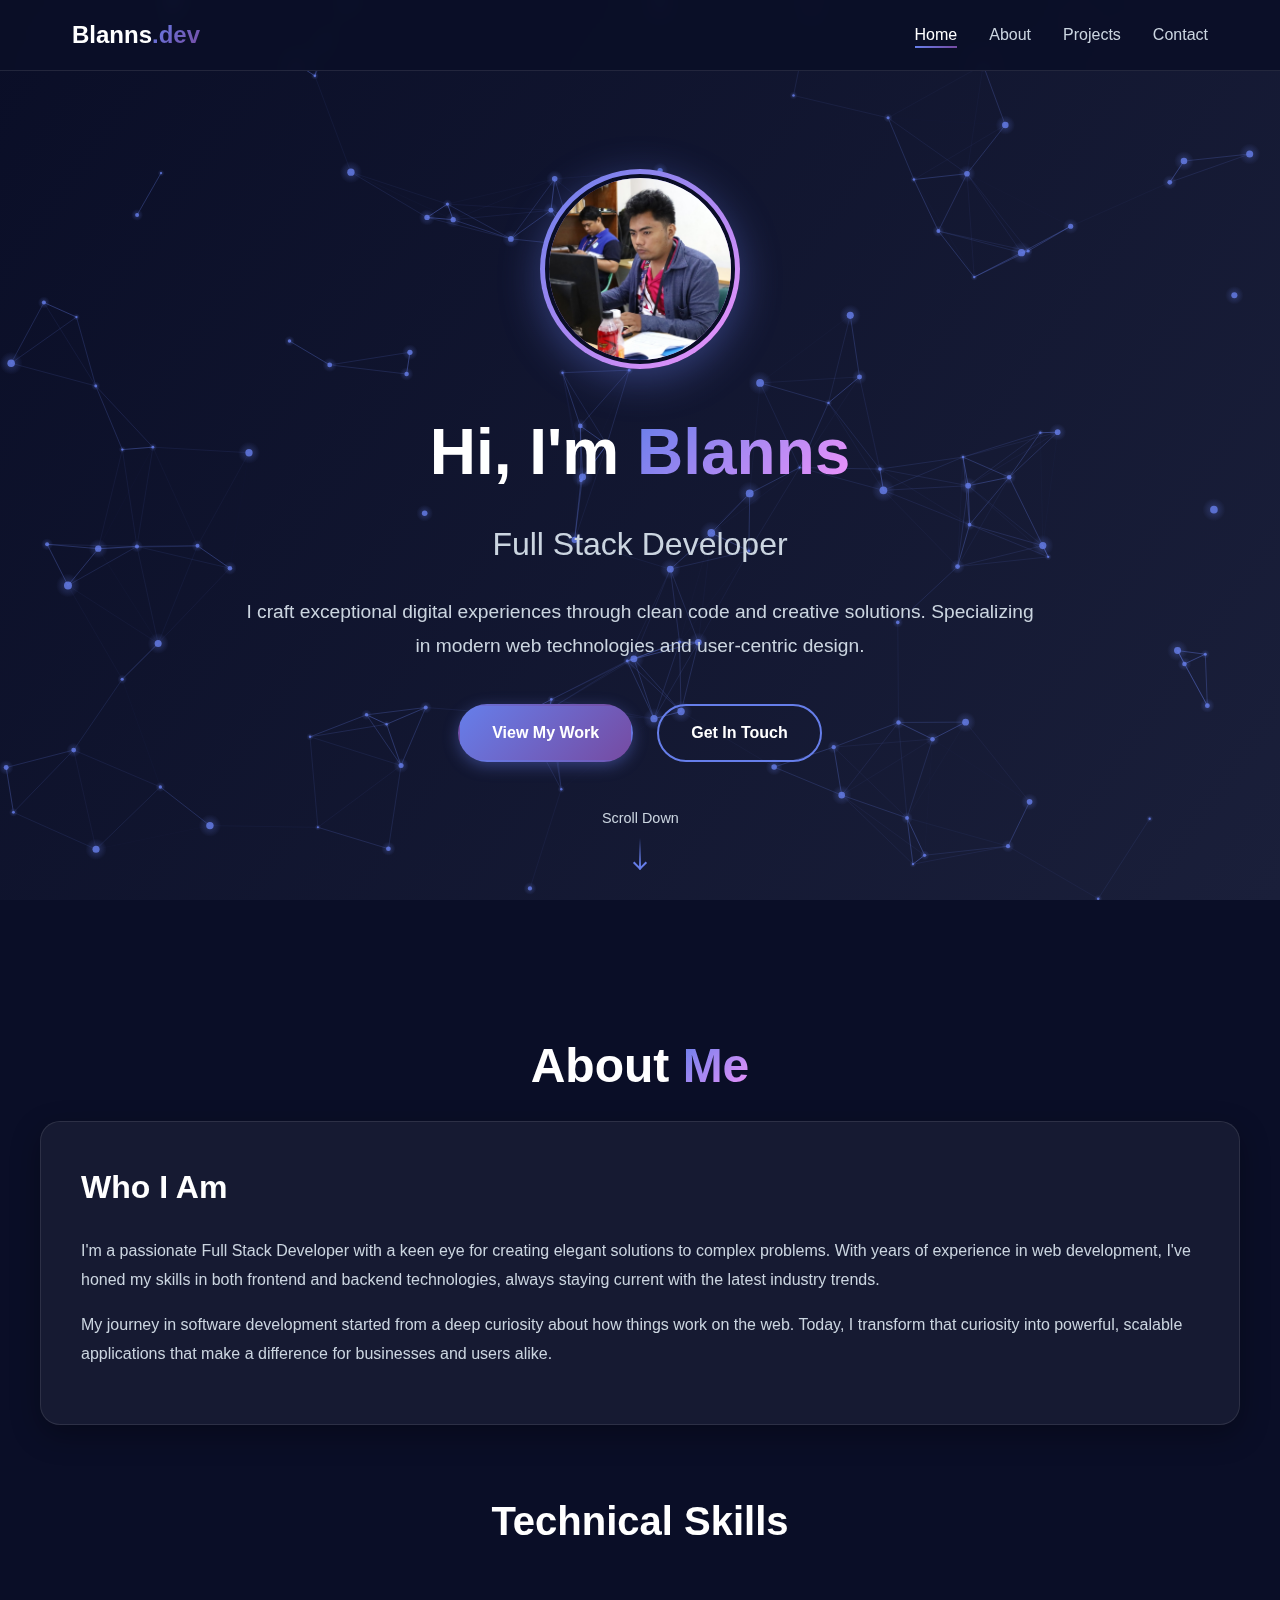
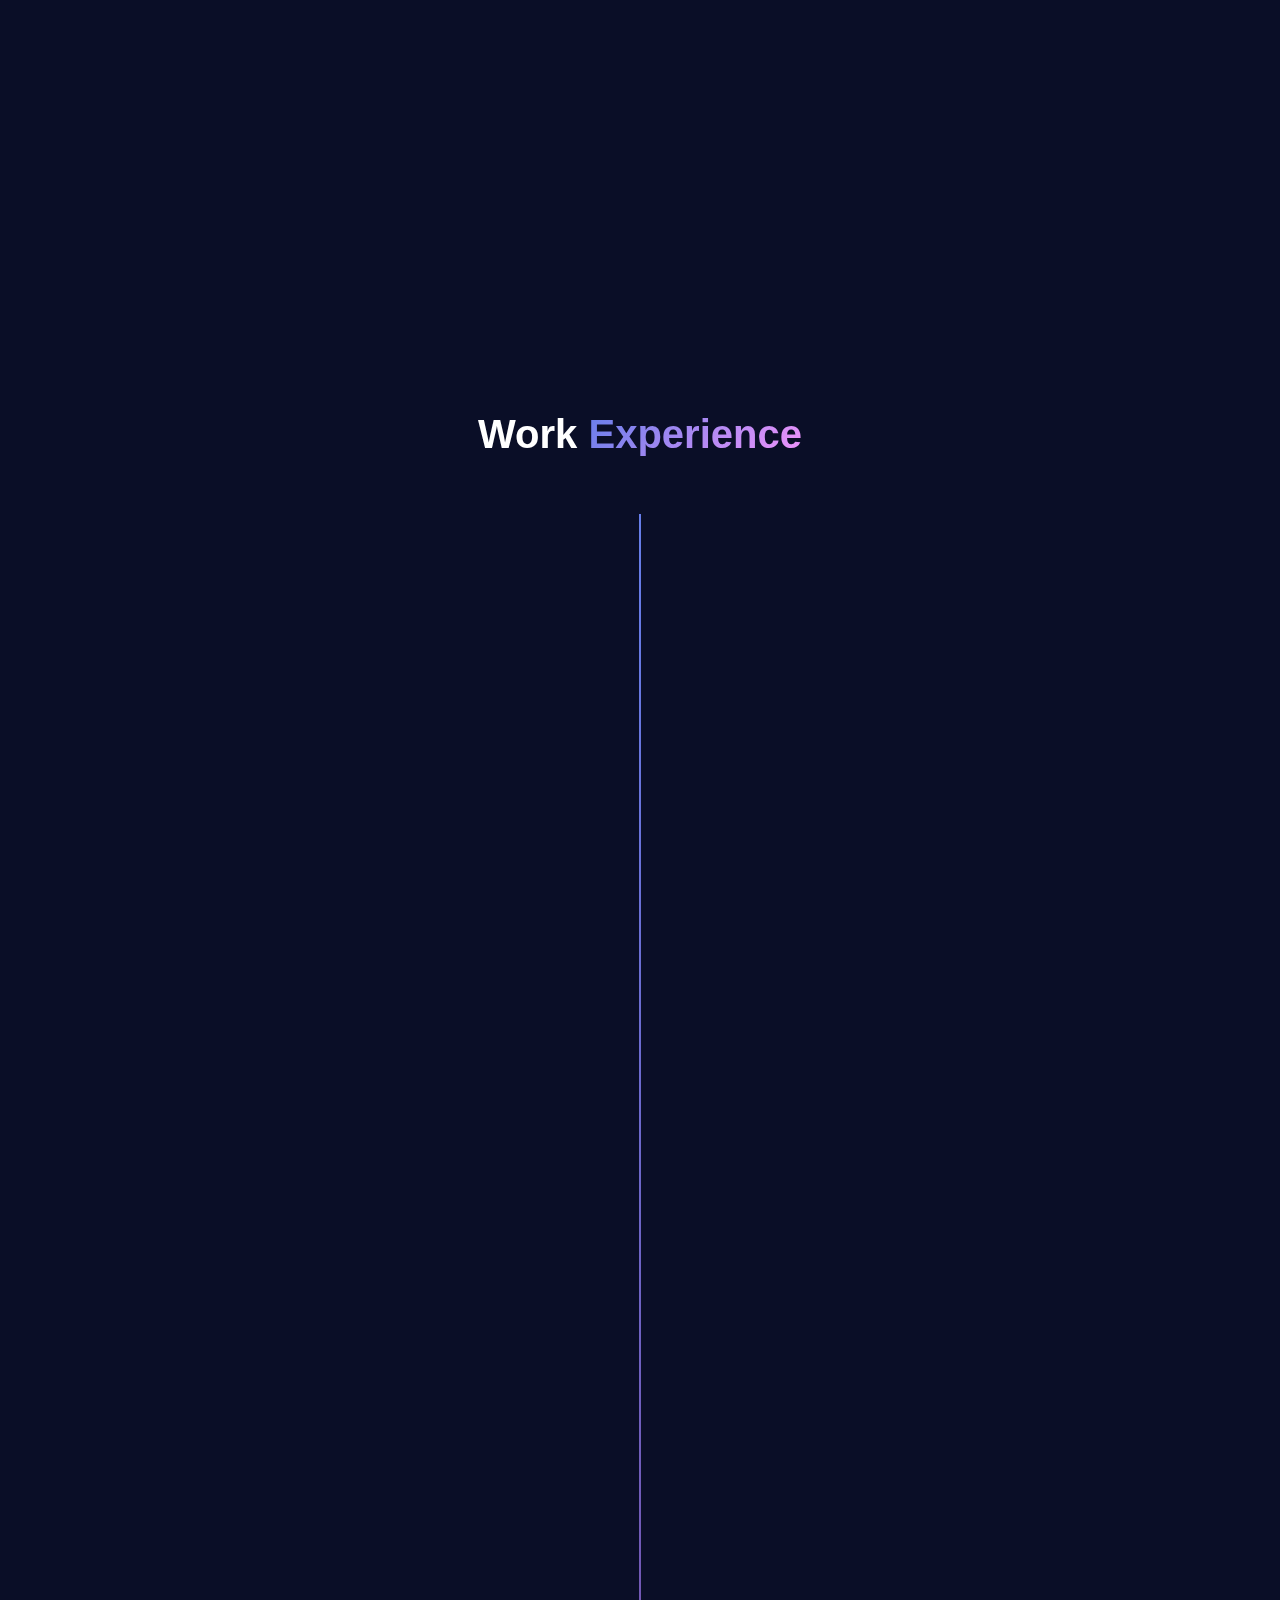
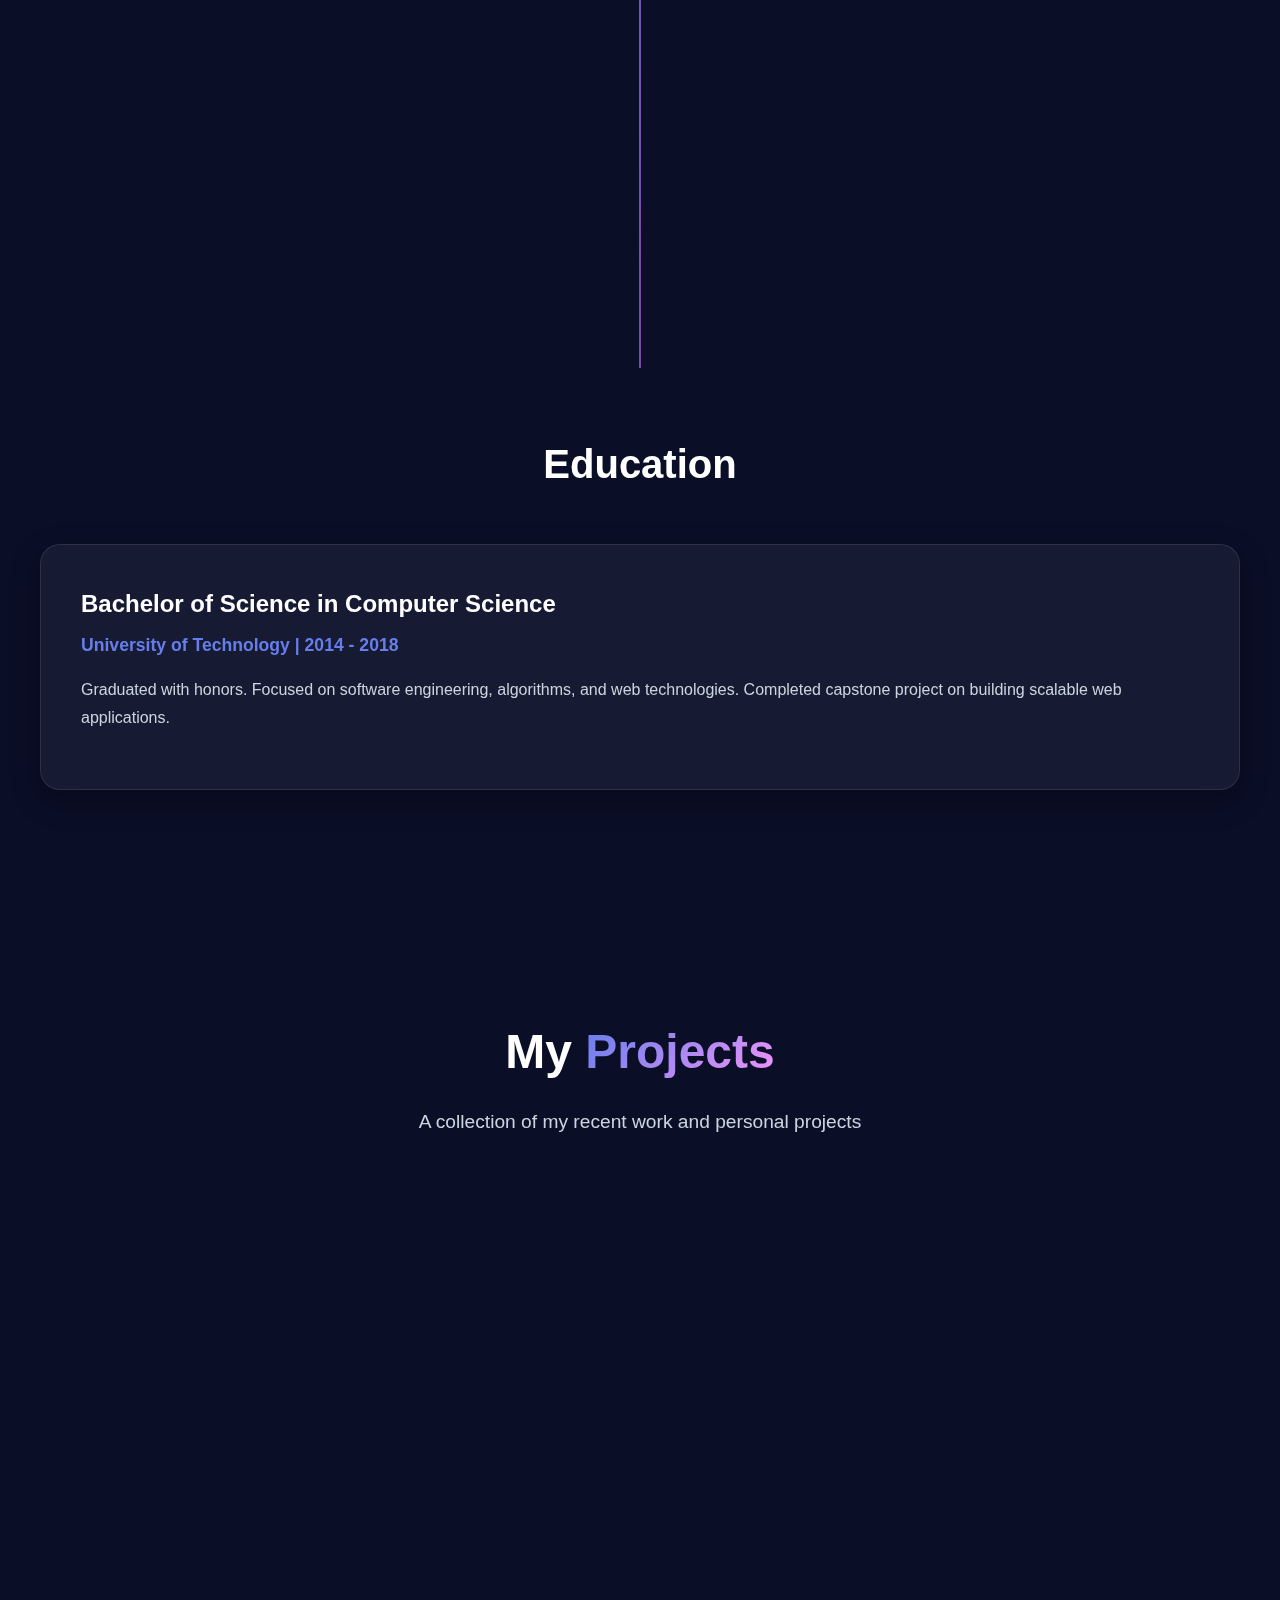
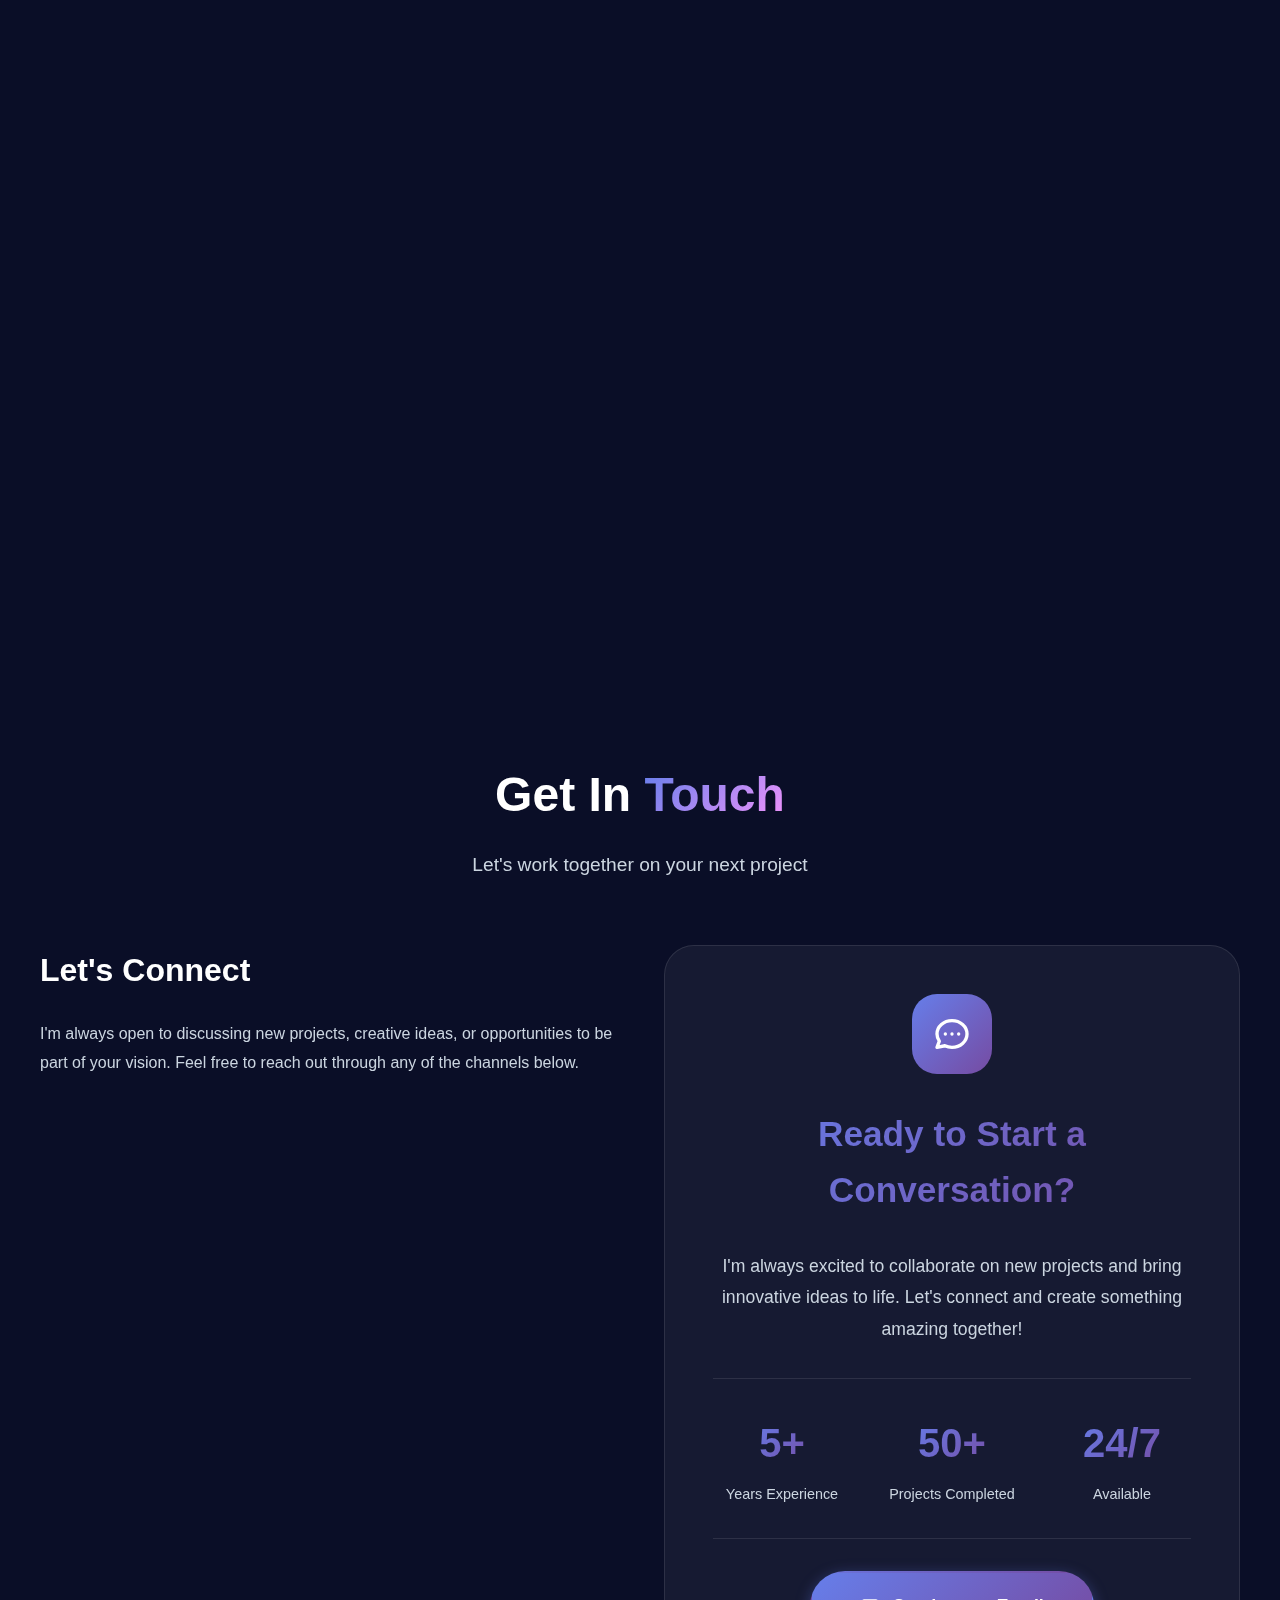
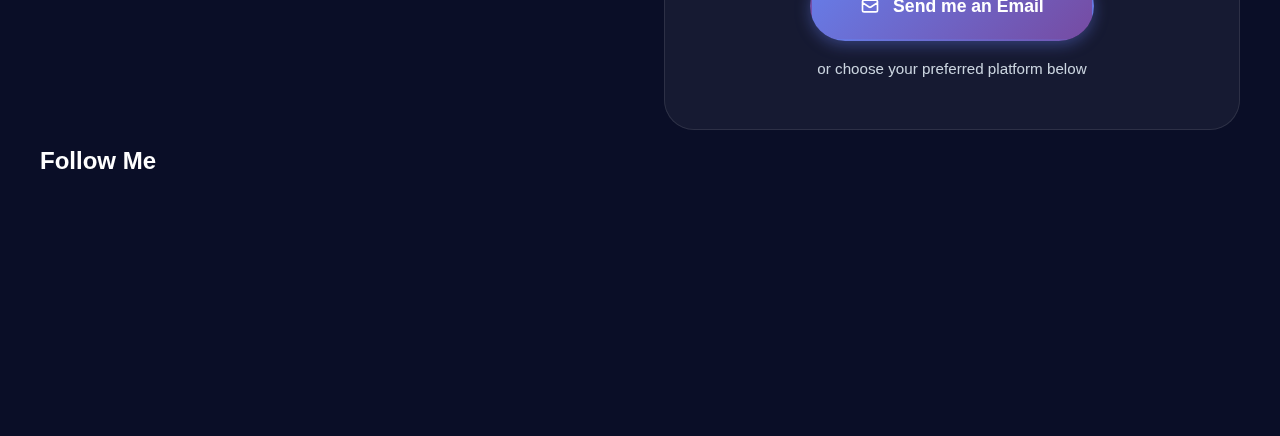
<file: index.html>
<!DOCTYPE html>
<html lang="en">
  <head>
    <meta charset="UTF-8" />
    <meta name="viewport" content="width=device-width, initial-scale=1.0" />
    <title>Blann's Portfolio - Developer</title>
    <link rel="stylesheet" href="css/style.css" />
  </head>
  <body>
    <canvas id="canvas"></canvas>
    <div class="mobile-overlay"></div>

    <nav class="navbar">
      <div class="nav-container">
        <a href="#home" class="logo">Blanns<span>.dev</span></a>

        <button class="burger-menu" aria-label="Toggle navigation">
          <span></span>
          <span></span>
          <span></span>
        </button>

        <ul class="nav-menu">
          <li><a href="#home" class="active">Home</a></li>
          <li><a href="#about">About</a></li>
          <li><a href="#projects">Projects</a></li>
          <li><a href="#contact">Contact</a></li>
        </ul>
      </div>
    </nav>

    <!-- HOME SECTION -->
    <section id="home" class="hero-section">
      <div class="hero-content">
        <div class="profile-image-container">
          <div class="profile-image-wrapper">
            <img
              src="images/profile.jpg"
              alt="Profile"
              class="profile-image"
              onerror="this.style.display='none'; this.nextElementSibling.style.display='flex';"
            />
          </div>
        </div>
        <h1 class="hero-title">
          Hi, I'm <span class="gradient-text">Blanns</span>
        </h1>
        <h2 class="hero-subtitle">Full Stack Developer</h2>
        <p class="hero-description">
          I craft exceptional digital experiences through clean code and
          creative solutions. Specializing in modern web technologies and
          user-centric design.
        </p>
        <div class="hero-buttons">
          <a href="#projects" class="btn btn-primary">View My Work</a>
          <a href="#contact" class="btn btn-secondary">Get In Touch</a>
        </div>
      </div>
      <div class="scroll-indicator">
        <span>Scroll Down</span>
        <div class="arrow-down"></div>
      </div>
    </section>

    <!-- ABOUT SECTION -->
    <section id="about" class="content-section">
      <div class="container">
        <h1 class="page-title">About <span class="gradient-text">Me</span></h1>

        <div class="about-intro">
          <div class="about-card">
            <h2>Who I Am</h2>
            <p>
              I'm a passionate Full Stack Developer with a keen eye for creating
              elegant solutions to complex problems. With years of experience in
              web development, I've honed my skills in both frontend and backend
              technologies, always staying current with the latest industry
              trends.
            </p>
            <p>
              My journey in software development started from a deep curiosity
              about how things work on the web. Today, I transform that
              curiosity into powerful, scalable applications that make a
              difference for businesses and users alike.
            </p>
          </div>
        </div>

        <div class="skills-section">
          <h2 class="section-title">Technical Skills</h2>
          <div class="skills-grid">
            <div class="skill-card">
              <h3>Frontend</h3>
              <ul>
                <li>HTML5, CSS3, JavaScript (ES6+)</li>
                <li>React.js, Vue.js, Angular</li>
                <li>TypeScript</li>
                <li>Responsive Design, Tailwind CSS</li>
                <li>Redux, Context API</li>
              </ul>
            </div>
            <div class="skill-card">
              <h3>Backend</h3>
              <ul>
                <li>Node.js, Express.js</li>
                <li>Python, Django, Flask</li>
                <li>RESTful APIs, GraphQL</li>
                <li>MongoDB, PostgreSQL, MySQL</li>
                <li>Authentication & Authorization</li>
              </ul>
            </div>
            <div class="skill-card">
              <h3>Tools & Others</h3>
              <ul>
                <li>Git, GitHub, GitLab</li>
                <li>Docker, Kubernetes</li>
                <li>AWS, Azure, Heroku</li>
                <li>CI/CD Pipelines</li>
                <li>Agile/Scrum Methodologies</li>
              </ul>
            </div>
          </div>
        </div>

        <div class="experience-section">
          <h2 class="section-title">
            Work <span class="gradient-text">Experience</span>
          </h2>

          <div class="timeline">
            <div class="timeline-item">
              <div class="timeline-date">2023 - Present</div>
              <div class="timeline-content">
                <h3>Senior Full Stack Developer</h3>
                <h4>Tech Innovations Inc.</h4>
                <p>
                  Leading development of enterprise-level web applications using
                  React and Node.js. Mentoring junior developers and
                  implementing best practices across the team. Reduced
                  application load time by 40% through performance optimization.
                </p>
                <ul class="timeline-tags">
                  <li>React</li>
                  <li>Node.js</li>
                  <li>AWS</li>
                  <li>Team Leadership</li>
                </ul>
              </div>
            </div>

            <div class="timeline-item">
              <div class="timeline-date">2021 - 2023</div>
              <div class="timeline-content">
                <h3>Full Stack Developer</h3>
                <h4>Digital Solutions Ltd.</h4>
                <p>
                  Developed and maintained multiple client projects from concept
                  to deployment. Collaborated with designers and product
                  managers to create user-friendly interfaces. Implemented
                  automated testing that improved code quality by 60%.
                </p>
                <ul class="timeline-tags">
                  <li>Vue.js</li>
                  <li>Python</li>
                  <li>PostgreSQL</li>
                  <li>Docker</li>
                </ul>
              </div>
            </div>

            <div class="timeline-item">
              <div class="timeline-date">2019 - 2021</div>
              <div class="timeline-content">
                <h3>Junior Web Developer</h3>
                <h4>Creative Web Studio</h4>
                <p>
                  Built responsive websites and web applications for diverse
                  clients. Worked closely with senior developers to learn
                  industry best practices. Successfully delivered over 20
                  projects on time and within budget.
                </p>
                <ul class="timeline-tags">
                  <li>JavaScript</li>
                  <li>HTML/CSS</li>
                  <li>PHP</li>
                  <li>MySQL</li>
                </ul>
              </div>
            </div>

            <div class="timeline-item">
              <div class="timeline-date">2018 - 2019</div>
              <div class="timeline-content">
                <h3>Web Development Intern</h3>
                <h4>StartUp Hub</h4>
                <p>
                  Assisted in developing company website and internal tools.
                  Learned fundamental web development concepts and collaborative
                  workflow. Contributed to frontend development and bug fixing.
                </p>
                <ul class="timeline-tags">
                  <li>HTML</li>
                  <li>CSS</li>
                  <li>JavaScript</li>
                  <li>Git</li>
                </ul>
              </div>
            </div>
          </div>
        </div>

        <div class="education-section">
          <h2 class="section-title">Education</h2>
          <div class="about-card">
            <h3>Bachelor of Science in Computer Science</h3>
            <h4>University of Technology | 2014 - 2018</h4>
            <p>
              Graduated with honors. Focused on software engineering,
              algorithms, and web technologies. Completed capstone project on
              building scalable web applications.
            </p>
          </div>
        </div>
      </div>
    </section>

    <!-- PROJECTS SECTION -->
    <section id="projects" class="content-section projects-section">
      <div class="container">
        <h1 class="page-title">
          My <span class="gradient-text">Projects</span>
        </h1>
        <p class="page-subtitle">
          A collection of my recent work and personal projects
        </p>

        <div class="projects-grid">
          <div class="project-card" data-project="0">
            <div class="project-image">
              <div
                class="project-placeholder"
                style="
                  background: linear-gradient(135deg, #667eea 0%, #764ba2 100%);
                "
              >
                <span>E-Commerce Platform</span>
              </div>
            </div>
            <div class="project-content">
              <h3>E-Commerce Platform</h3>
              <p>
                A full-featured e-commerce platform with payment integration,
                inventory management, and real-time analytics dashboard.
              </p>
              <div class="project-tags">
                <span>React</span>
                <span>Node.js</span>
                <span>MongoDB</span>
                <span>Stripe</span>
              </div>
              <button class="btn-view">View Details</button>
            </div>
          </div>

          <div class="project-card" data-project="1">
            <div class="project-image">
              <div
                class="project-placeholder"
                style="
                  background: linear-gradient(135deg, #f093fb 0%, #f5576c 100%);
                "
              >
                <span>Task Management App</span>
              </div>
            </div>
            <div class="project-content">
              <h3>Task Management App</h3>
              <p>
                Collaborative project management tool with real-time updates,
                team collaboration features, and intuitive drag-and-drop
                interface.
              </p>
              <div class="project-tags">
                <span>Vue.js</span>
                <span>Firebase</span>
                <span>TypeScript</span>
                <span>WebSocket</span>
              </div>
              <button class="btn-view">View Details</button>
            </div>
          </div>

          <div class="project-card" data-project="2">
            <div class="project-image">
              <div
                class="project-placeholder"
                style="
                  background: linear-gradient(135deg, #4facfe 0%, #00f2fe 100%);
                "
              >
                <span>Social Media Dashboard</span>
              </div>
            </div>
            <div class="project-content">
              <h3>Social Media Dashboard</h3>
              <p>
                Analytics dashboard for managing multiple social media accounts.
                Features include scheduled posting, engagement tracking, and
                reporting tools.
              </p>
              <div class="project-tags">
                <span>React</span>
                <span>Express</span>
                <span>PostgreSQL</span>
                <span>Chart.js</span>
              </div>
              <button class="btn-view">View Details</button>
            </div>
          </div>

          <div class="project-card" data-project="3">
            <div class="project-image">
              <div
                class="project-placeholder"
                style="
                  background: linear-gradient(135deg, #fa709a 0%, #fee140 100%);
                "
              >
                <span>Weather Forecast App</span>
              </div>
            </div>
            <div class="project-content">
              <h3>Weather Forecast App</h3>
              <p>
                Beautiful weather application with detailed forecasts,
                interactive maps, and personalized notifications.
              </p>
              <div class="project-tags">
                <span>JavaScript</span>
                <span>REST API</span>
                <span>Leaflet.js</span>
                <span>PWA</span>
              </div>
              <button class="btn-view">View Details</button>
            </div>
          </div>

          <div class="project-card" data-project="4">
            <div class="project-image">
              <div
                class="project-placeholder"
                style="
                  background: linear-gradient(135deg, #30cfd0 0%, #330867 100%);
                "
              >
                <span>Portfolio Builder</span>
              </div>
            </div>
            <div class="project-content">
              <h3>Portfolio Builder</h3>
              <p>
                Drag-and-drop portfolio builder for developers and designers.
                Users can create beautiful portfolios without coding.
              </p>
              <div class="project-tags">
                <span>React</span>
                <span>Node.js</span>
                <span>AWS S3</span>
                <span>Tailwind</span>
              </div>
              <button class="btn-view">View Details</button>
            </div>
          </div>

          <div class="project-card" data-project="5">
            <div class="project-image">
              <div
                class="project-placeholder"
                style="
                  background: linear-gradient(135deg, #a8edea 0%, #fed6e3 100%);
                "
              >
                <span>Blog Platform</span>
              </div>
            </div>
            <div class="project-content">
              <h3>Blog Platform</h3>
              <p>
                Modern blogging platform with markdown support, SEO
                optimization, and comment system. Features a clean admin panel.
              </p>
              <div class="project-tags">
                <span>Next.js</span>
                <span>GraphQL</span>
                <span>Prisma</span>
                <span>Vercel</span>
              </div>
              <button class="btn-view">View Details</button>
            </div>
          </div>
        </div>
      </div>
    </section>

    <!-- PROJECT MODAL -->
    <div id="projectModal" class="project-modal">
      <div class="modal-overlay"></div>
      <div class="modal-content">
        <button class="modal-close" aria-label="Close modal">
          <svg
            xmlns="http://www.w3.org/2000/svg"
            viewBox="0 0 24 24"
            fill="none"
            stroke="currentColor"
          >
            <path
              stroke-linecap="round"
              stroke-linejoin="round"
              stroke-width="2"
              d="M6 18L18 6M6 6l12 12"
            />
          </svg>
        </button>

        <div class="modal-image">
          <div class="modal-placeholder"></div>
        </div>

        <div class="modal-details">
          <h2 class="modal-title"></h2>
          <div class="modal-tags"></div>
          <p class="modal-description"></p>

          <div class="modal-features">
            <h3>Key Features</h3>
            <ul class="features-list"></ul>
          </div>

          <div class="modal-tech">
            <h3>Technologies Used</h3>
            <div class="tech-grid"></div>
          </div>

          <div class="modal-actions">
            <a href="#" class="btn btn-primary" target="_blank"
              >View Live Demo</a
            >
            <a href="#" class="btn btn-outline" target="_blank"
              >View on GitHub</a
            >
          </div>
        </div>
      </div>
    </div>

    <!-- CONTACT SECTION -->
    <section id="contact" class="content-section">
      <div class="container">
        <h1 class="page-title">
          Get In <span class="gradient-text">Touch</span>
        </h1>
        <p class="page-subtitle">Let's work together on your next project</p>

        <div class="contact-wrapper">
          <div class="contact-info">
            <h2>Let's Connect</h2>
            <p>
              I'm always open to discussing new projects, creative ideas, or
              opportunities to be part of your vision. Feel free to reach out
              through any of the channels below.
            </p>

            <div class="contact-details">
              <div class="contact-item">
                <div class="contact-icon">
                  <svg
                    xmlns="http://www.w3.org/2000/svg"
                    fill="none"
                    viewBox="0 0 24 24"
                    stroke="currentColor"
                  >
                    <path
                      stroke-linecap="round"
                      stroke-linejoin="round"
                      stroke-width="2"
                      d="M3 8l7.89 5.26a2 2 0 002.22 0L21 8M5 19h14a2 2 0 002-2V7a2 2 0 00-2-2H5a2 2 0 00-2 2v10a2 2 0 002 2z"
                    />
                  </svg>
                </div>
                <div class="contact-text">
                  <h3>Email</h3>
                  <a href="mailto:blannslapening@gmail.com"
                    >blannslapening@gmail.com</a
                  >
                </div>
              </div>

              <div class="contact-item location-item">
                <div class="location-header">
                  <div class="contact-icon">
                    <svg
                      xmlns="http://www.w3.org/2000/svg"
                      fill="none"
                      viewBox="0 0 24 24"
                      stroke="currentColor"
                    >
                      <path
                        stroke-linecap="round"
                        stroke-linejoin="round"
                        stroke-width="2"
                        d="M17.657 16.657L13.414 20.9a1.998 1.998 0 01-2.827 0l-4.244-4.243a8 8 0 1111.314 0z"
                      />
                      <path
                        stroke-linecap="round"
                        stroke-linejoin="round"
                        stroke-width="2"
                        d="M15 11a3 3 0 11-6 0 3 3 0 016 0z"
                      />
                    </svg>
                  </div>
                  <div class="contact-text">
                    <h3>Location</h3>
                    <p>Available for remote work worldwide</p>
                  </div>
                </div>

                <!-- Google Map Inside Location Card -->
                <div class="location-map">
                  <iframe
                    src="https://www.google.com/maps/embed?pb=!1m18!1m12!1m3!1d3949.2190054166313!2d126.35679857539927!3d8.180679601689944!2m3!1f0!2f0!3f0!3m2!1i1024!2i768!4f13.1!3m3!1m2!1s0x32fdbb005a2d9f77%3A0xca44360b4e394ade!2sbahay%20ni%20blanss!5e0!3m2!1sen!2sph!4v1762177806750!5m2!1sen!2sph"
                    width="100%"
                    height="300"
                    style="border: 0"
                    allowfullscreen=""
                    loading="lazy"
                    referrerpolicy="no-referrer-when-downgrade"
                    title="Location Map"
                  ></iframe>
                </div>
              </div>
            </div>

            <div class="social-links">
              <h3>Follow Me</h3>
              <div class="social-icons">
                <a
                  href="https://github.com/blanns456"
                  target="_blank"
                  rel="noopener noreferrer"
                  class="social-icon github"
                >
                  <svg
                    xmlns="http://www.w3.org/2000/svg"
                    viewBox="0 0 24 24"
                    fill="currentColor"
                  >
                    <path
                      d="M12 0c-6.626 0-12 5.373-12 12 0 5.302 3.438 9.8 8.207 11.387.599.111.793-.261.793-.577v-2.234c-3.338.726-4.033-1.416-4.033-1.416-.546-1.387-1.333-1.756-1.333-1.756-1.089-.745.083-.729.083-.729 1.205.084 1.839 1.237 1.839 1.237 1.07 1.834 2.807 1.304 3.492.997.107-.775.418-1.305.762-1.604-2.665-.305-5.467-1.334-5.467-5.931 0-1.311.469-2.381 1.236-3.221-.124-.303-.535-1.524.117-3.176 0 0 1.008-.322 3.301 1.23.957-.266 1.983-.399 3.003-.404 1.02.005 2.047.138 3.006.404 2.291-1.552 3.297-1.23 3.297-1.23.653 1.653.242 2.874.118 3.176.77.84 1.235 1.911 1.235 3.221 0 4.609-2.807 5.624-5.479 5.921.43.372.823 1.102.823 2.222v3.293c0 .319.192.694.801.576 4.765-1.589 8.199-6.086 8.199-11.386 0-6.627-5.373-12-12-12z"
                    />
                  </svg>
                  <span>GitHub</span>
                </a>

                <a
                  href="https://www.linkedin.com/in/blanns-lapening-40260528a/"
                  target="_blank"
                  rel="noopener noreferrer"
                  class="social-icon linkedin"
                >
                  <svg
                    xmlns="http://www.w3.org/2000/svg"
                    viewBox="0 0 24 24"
                    fill="currentColor"
                  >
                    <path
                      d="M19 0h-14c-2.761 0-5 2.239-5 5v14c0 2.761 2.239 5 5 5h14c2.762 0 5-2.239 5-5v-14c0-2.761-2.238-5-5-5zm-11 19h-3v-11h3v11zm-1.5-12.268c-.966 0-1.75-.79-1.75-1.764s.784-1.764 1.75-1.764 1.75.79 1.75 1.764-.783 1.764-1.75 1.764zm13.5 12.268h-3v-5.604c0-3.368-4-3.113-4 0v5.604h-3v-11h3v1.765c1.396-2.586 7-2.777 7 2.476v6.759z"
                    />
                  </svg>
                  <span>LinkedIn</span>
                </a>

                <a
                  href="https://www.facebook.com/bloodskie.lapening"
                  target="_blank"
                  rel="noopener noreferrer"
                  class="social-icon facebook"
                >
                  <svg
                    xmlns="http://www.w3.org/2000/svg"
                    viewBox="0 0 24 24"
                    fill="currentColor"
                  >
                    <path
                      d="M9 8h-3v4h3v12h5v-12h3.642l.358-4h-4v-1.667c0-.955.192-1.333 1.115-1.333h2.885v-5h-3.808c-3.596 0-5.192 1.583-5.192 4.615v3.385z"
                    />
                  </svg>
                  <span>Facebook</span>
                </a>

                <a
                  href="mailto:blannslapening@gmail.com"
                  class="social-icon email"
                >
                  <svg
                    xmlns="http://www.w3.org/2000/svg"
                    viewBox="0 0 24 24"
                    fill="currentColor"
                  >
                    <path
                      d="M0 3v18h24v-18h-24zm6.623 7.929l-4.623 5.712v-9.458l4.623 3.746zm-4.141-5.929h19.035l-9.517 7.713-9.518-7.713zm5.694 7.188l3.824 3.099 3.83-3.104 5.612 6.817h-18.779l5.513-6.812zm9.208-1.264l4.616-3.741v9.348l-4.616-5.607z"
                    />
                  </svg>
                  <span>Email</span>
                </a>
              </div>
            </div>
          </div>

          <div class="contact-cta-wrapper">
            <div class="contact-cta">
              <div class="cta-icon">
                <svg
                  xmlns="http://www.w3.org/2000/svg"
                  viewBox="0 0 24 24"
                  fill="none"
                  stroke="currentColor"
                >
                  <path
                    stroke-linecap="round"
                    stroke-linejoin="round"
                    stroke-width="2"
                    d="M8 12h.01M12 12h.01M16 12h.01M21 12c0 4.418-4.03 8-9 8a9.863 9.863 0 01-4.255-.949L3 20l1.395-3.72C3.512 15.042 3 13.574 3 12c0-4.418 4.03-8 9-8s9 3.582 9 8z"
                  />
                </svg>
              </div>

              <h2>Ready to Start a Conversation?</h2>
              <p class="cta-description">
                I'm always excited to collaborate on new projects and bring
                innovative ideas to life. Let's connect and create something
                amazing together!
              </p>

              <div class="cta-stats">
                <div class="stat-item">
                  <span class="stat-number">5+</span>
                  <span class="stat-label">Years Experience</span>
                </div>
                <div class="stat-item">
                  <span class="stat-number">50+</span>
                  <span class="stat-label">Projects Completed</span>
                </div>
                <div class="stat-item">
                  <span class="stat-number">24/7</span>
                  <span class="stat-label">Available</span>
                </div>
              </div>

              <div class="cta-actions">
                <a
                  href="mailto:blannslapening@gmail.com"
                  class="btn btn-primary btn-large"
                >
                  <svg
                    xmlns="http://www.w3.org/2000/svg"
                    viewBox="0 0 24 24"
                    fill="none"
                    stroke="currentColor"
                  >
                    <path
                      stroke-linecap="round"
                      stroke-linejoin="round"
                      stroke-width="2"
                      d="M3 8l7.89 5.26a2 2 0 002.22 0L21 8M5 19h14a2 2 0 002-2V7a2 2 0 00-2-2H5a2 2 0 00-2 2v10a2 2 0 002 2z"
                    />
                  </svg>
                  Send me an Email
                </a>
                <p class="cta-helper">
                  or choose your preferred platform below
                </p>
              </div>
            </div>
          </div>
        </div>
      </div>
    </section>

    <script src="js/main.js"></script>
  </body>
</html>
</file>
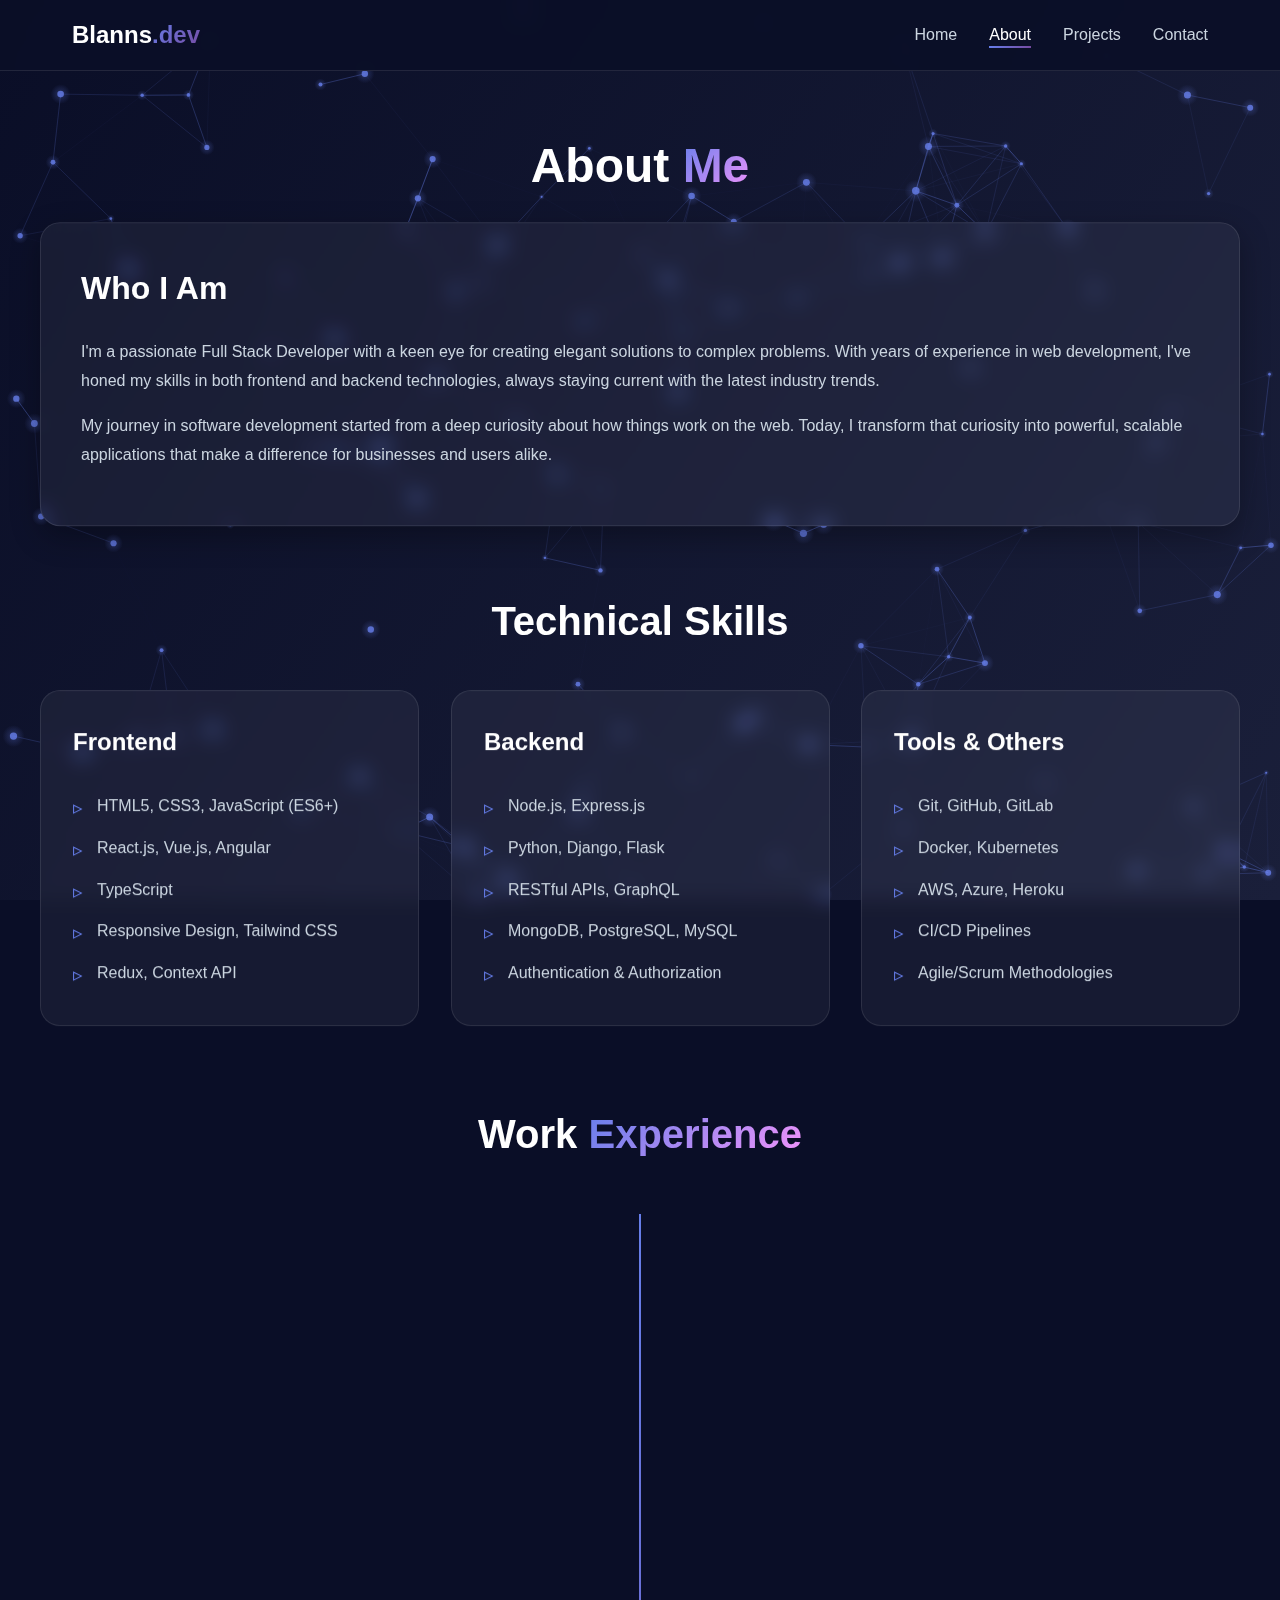
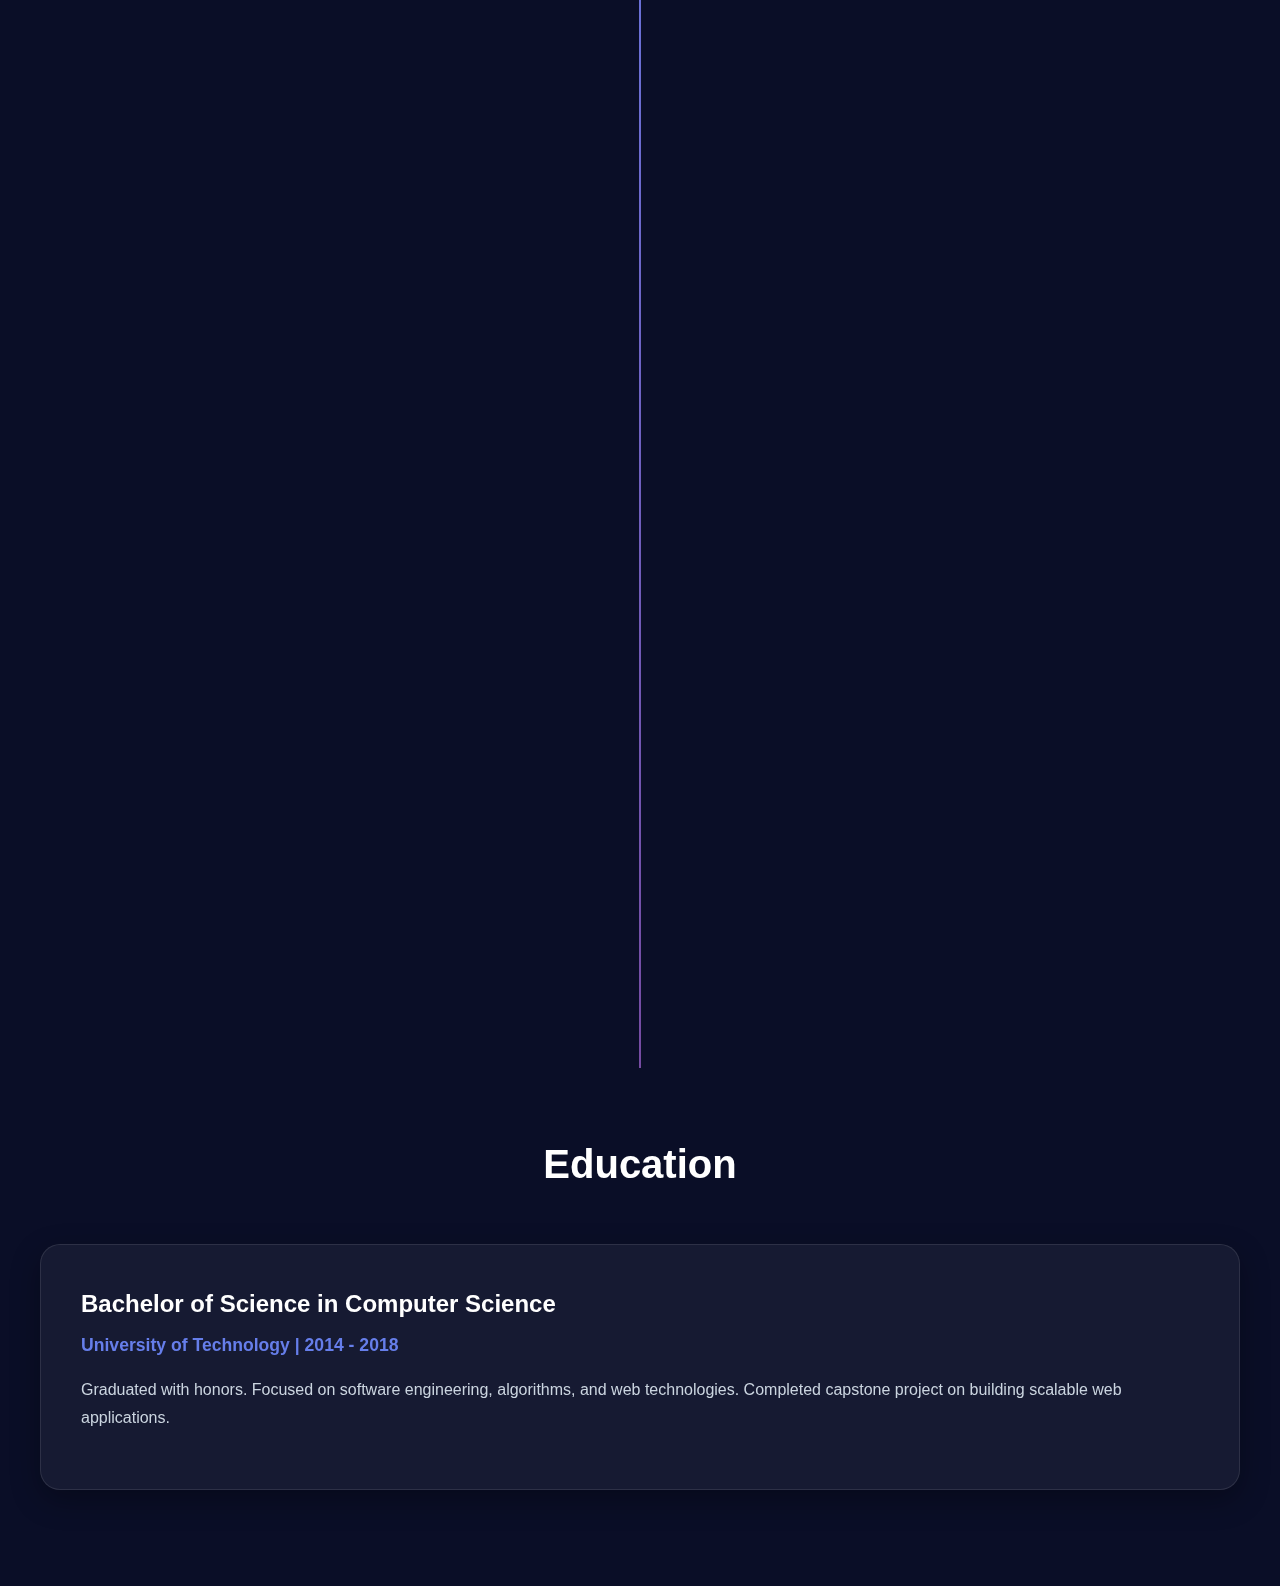
<file: about.html>
<!DOCTYPE html>
<html lang="en">
  <head>
    <meta charset="UTF-8" />
    <meta name="viewport" content="width=device-width, initial-scale=1.0" />
    <title>About Me - Blann's Portfolio</title>
    <link rel="stylesheet" href="css/style.css" />
  </head>
  <body>
    <canvas id="canvas"></canvas>

    <nav class="navbar">
      <div class="nav-container">
        <a href="index.html" class="logo">Blanns<span>.dev</span></a>
        <ul class="nav-menu">
          <li><a href="index.html">Home</a></li>
          <li><a href="about.html" class="active">About</a></li>
          <li><a href="projects.html">Projects</a></li>
          <li><a href="contact.html">Contact</a></li>
        </ul>
      </div>
    </nav>

    <main class="content-section">
      <div class="container">
        <h1 class="page-title">About <span class="gradient-text">Me</span></h1>

        <section class="about-intro">
          <div class="about-card">
            <h2>Who I Am</h2>
            <p>
              I'm a passionate Full Stack Developer with a keen eye for creating
              elegant solutions to complex problems. With years of experience in
              web development, I've honed my skills in both frontend and backend
              technologies, always staying current with the latest industry
              trends.
            </p>
            <p>
              My journey in software development started from a deep curiosity
              about how things work on the web. Today, I transform that
              curiosity into powerful, scalable applications that make a
              difference for businesses and users alike.
            </p>
          </div>
        </section>

        <section class="skills-section">
          <h2 class="section-title">Technical Skills</h2>
          <div class="skills-grid">
            <div class="skill-card">
              <h3>Frontend</h3>
              <ul>
                <li>HTML5, CSS3, JavaScript (ES6+)</li>
                <li>React.js, Vue.js, Angular</li>
                <li>TypeScript</li>
                <li>Responsive Design, Tailwind CSS</li>
                <li>Redux, Context API</li>
              </ul>
            </div>
            <div class="skill-card">
              <h3>Backend</h3>
              <ul>
                <li>Node.js, Express.js</li>
                <li>Python, Django, Flask</li>
                <li>RESTful APIs, GraphQL</li>
                <li>MongoDB, PostgreSQL, MySQL</li>
                <li>Authentication & Authorization</li>
              </ul>
            </div>
            <div class="skill-card">
              <h3>Tools & Others</h3>
              <ul>
                <li>Git, GitHub, GitLab</li>
                <li>Docker, Kubernetes</li>
                <li>AWS, Azure, Heroku</li>
                <li>CI/CD Pipelines</li>
                <li>Agile/Scrum Methodologies</li>
              </ul>
            </div>
          </div>
        </section>

        <section class="experience-section">
          <h2 class="section-title">
            Work <span class="gradient-text">Experience</span>
          </h2>

          <div class="timeline">
            <div class="timeline-item">
              <div class="timeline-date">2023 - Present</div>
              <div class="timeline-content">
                <h3>Senior Full Stack Developer</h3>
                <h4>Tech Innovations Inc.</h4>
                <p>
                  Leading development of enterprise-level web applications using
                  React and Node.js. Mentoring junior developers and
                  implementing best practices across the team. Reduced
                  application load time by 40% through performance optimization.
                </p>
                <ul class="timeline-tags">
                  <li>React</li>
                  <li>Node.js</li>
                  <li>AWS</li>
                  <li>Team Leadership</li>
                </ul>
              </div>
            </div>

            <div class="timeline-item">
              <div class="timeline-date">2021 - 2023</div>
              <div class="timeline-content">
                <h3>Full Stack Developer</h3>
                <h4>Digital Solutions Ltd.</h4>
                <p>
                  Developed and maintained multiple client projects from concept
                  to deployment. Collaborated with designers and product
                  managers to create user-friendly interfaces. Implemented
                  automated testing that improved code quality by 60%.
                </p>
                <ul class="timeline-tags">
                  <li>Vue.js</li>
                  <li>Python</li>
                  <li>PostgreSQL</li>
                  <li>Docker</li>
                </ul>
              </div>
            </div>

            <div class="timeline-item">
              <div class="timeline-date">2019 - 2021</div>
              <div class="timeline-content">
                <h3>Junior Web Developer</h3>
                <h4>Creative Web Studio</h4>
                <p>
                  Built responsive websites and web applications for diverse
                  clients. Worked closely with senior developers to learn
                  industry best practices. Successfully delivered over 20
                  projects on time and within budget.
                </p>
                <ul class="timeline-tags">
                  <li>JavaScript</li>
                  <li>HTML/CSS</li>
                  <li>PHP</li>
                  <li>MySQL</li>
                </ul>
              </div>
            </div>

            <div class="timeline-item">
              <div class="timeline-date">2018 - 2019</div>
              <div class="timeline-content">
                <h3>Web Development Intern</h3>
                <h4>StartUp Hub</h4>
                <p>
                  Assisted in developing company website and internal tools.
                  Learned fundamental web development concepts and collaborative
                  workflow. Contributed to frontend development and bug fixing.
                </p>
                <ul class="timeline-tags">
                  <li>HTML</li>
                  <li>CSS</li>
                  <li>JavaScript</li>
                  <li>Git</li>
                </ul>
              </div>
            </div>
          </div>
        </section>

        <section class="education-section">
          <h2 class="section-title">Education</h2>
          <div class="about-card">
            <h3>Bachelor of Science in Computer Science</h3>
            <h4>University of Technology | 2014 - 2018</h4>
            <p>
              Graduated with honors. Focused on software engineering,
              algorithms, and web technologies. Completed capstone project on
              building scalable web applications.
            </p>
          </div>
        </section>
      </div>
    </main>

    <script src="js/main.js"></script>
  </body>
</html>
</file>
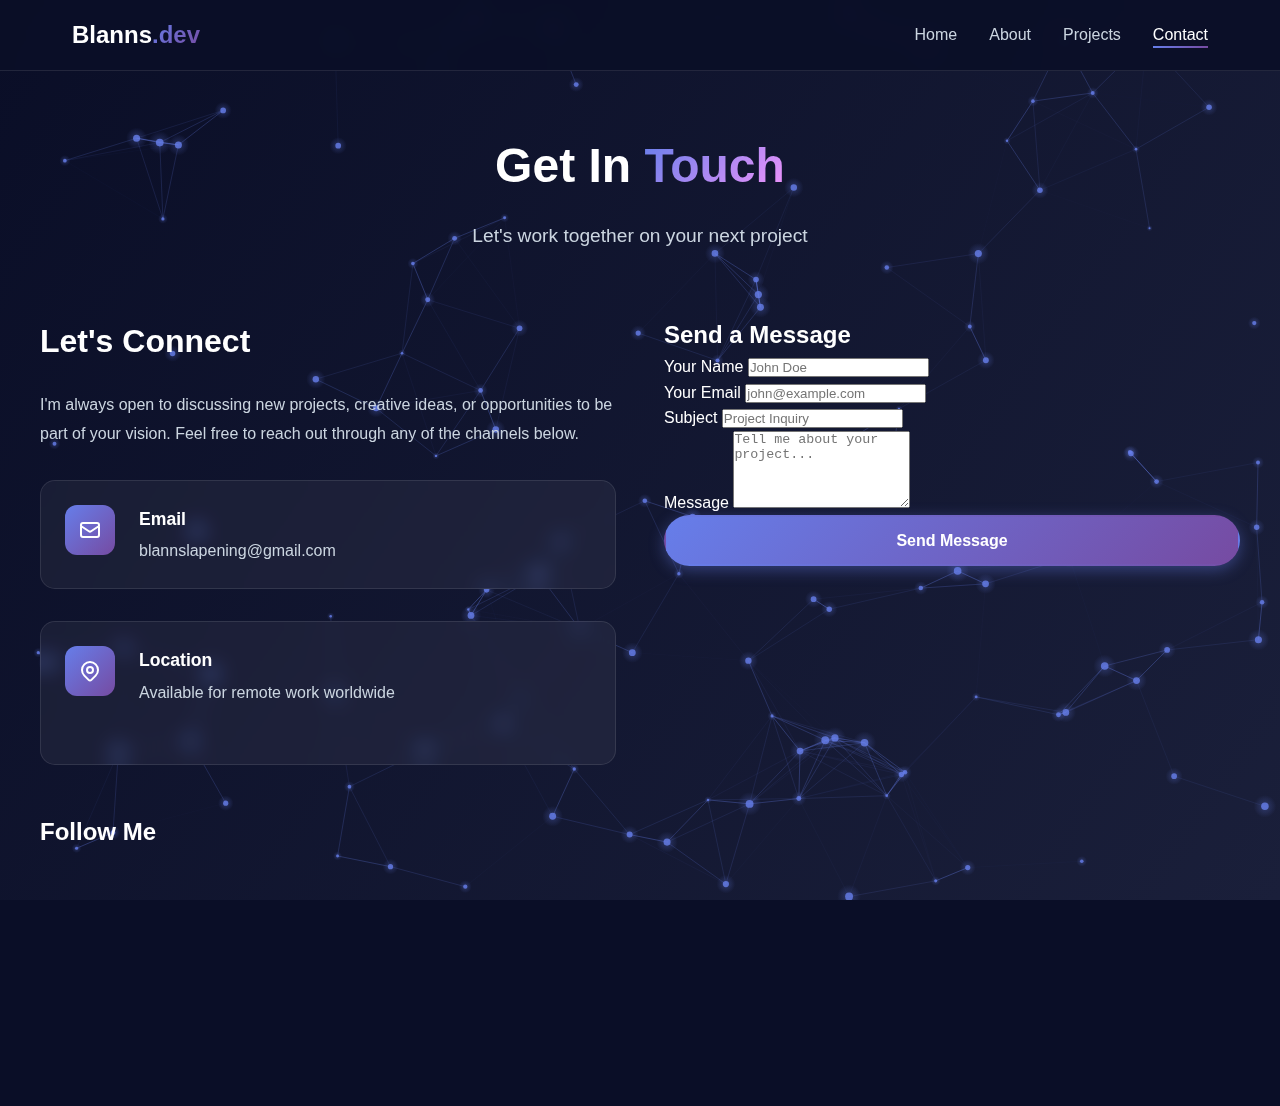
<file: contact.html>
<!DOCTYPE html>
<html lang="en">
  <head>
    <meta charset="UTF-8" />
    <meta name="viewport" content="width=device-width, initial-scale=1.0" />
    <title>Contact - Blann's Portfolio</title>
    <link rel="stylesheet" href="css/style.css" />
  </head>
  <body>
    <canvas id="canvas"></canvas>

    <nav class="navbar">
      <div class="nav-container">
        <a href="index.html" class="logo">Blanns<span>.dev</span></a>
        <ul class="nav-menu">
          <li><a href="index.html">Home</a></li>
          <li><a href="about.html">About</a></li>
          <li><a href="projects.html">Projects</a></li>
          <li><a href="contact.html" class="active">Contact</a></li>
        </ul>
      </div>
    </nav>

    <main class="content-section">
      <div class="container">
        <h1 class="page-title">
          Get In <span class="gradient-text">Touch</span>
        </h1>
        <p class="page-subtitle">Let's work together on your next project</p>

        <div class="contact-wrapper">
          <div class="contact-info">
            <h2>Let's Connect</h2>
            <p>
              I'm always open to discussing new projects, creative ideas, or
              opportunities to be part of your vision. Feel free to reach out
              through any of the channels below.
            </p>

            <div class="contact-details">
              <div class="contact-item">
                <div class="contact-icon">
                  <svg
                    xmlns="http://www.w3.org/2000/svg"
                    fill="none"
                    viewBox="0 0 24 24"
                    stroke="currentColor"
                  >
                    <path
                      stroke-linecap="round"
                      stroke-linejoin="round"
                      stroke-width="2"
                      d="M3 8l7.89 5.26a2 2 0 002.22 0L21 8M5 19h14a2 2 0 002-2V7a2 2 0 00-2-2H5a2 2 0 00-2 2v10a2 2 0 002 2z"
                    />
                  </svg>
                </div>
                <div class="contact-text">
                  <h3>Email</h3>
                  <a href="mailto:blannslapening@gmail.com"
                    >blannslapening@gmail.com</a
                  >
                </div>
              </div>

              <div class="contact-item">
                <div class="contact-icon">
                  <svg
                    xmlns="http://www.w3.org/2000/svg"
                    fill="none"
                    viewBox="0 0 24 24"
                    stroke="currentColor"
                  >
                    <path
                      stroke-linecap="round"
                      stroke-linejoin="round"
                      stroke-width="2"
                      d="M17.657 16.657L13.414 20.9a1.998 1.998 0 01-2.827 0l-4.244-4.243a8 8 0 1111.314 0z"
                    />
                    <path
                      stroke-linecap="round"
                      stroke-linejoin="round"
                      stroke-width="2"
                      d="M15 11a3 3 0 11-6 0 3 3 0 016 0z"
                    />
                  </svg>
                </div>
                <div class="contact-text">
                  <h3>Location</h3>
                  <p>Available for remote work worldwide</p>
                </div>
              </div>
            </div>

            <div class="social-links">
              <h3>Follow Me</h3>
              <div class="social-icons">
                <a
                  href="https://github.com/blanns456"
                  target="_blank"
                  rel="noopener noreferrer"
                  class="social-icon github"
                >
                  <svg
                    xmlns="http://www.w3.org/2000/svg"
                    viewBox="0 0 24 24"
                    fill="currentColor"
                  >
                    <path
                      d="M12 0c-6.626 0-12 5.373-12 12 0 5.302 3.438 9.8 8.207 11.387.599.111.793-.261.793-.577v-2.234c-3.338.726-4.033-1.416-4.033-1.416-.546-1.387-1.333-1.756-1.333-1.756-1.089-.745.083-.729.083-.729 1.205.084 1.839 1.237 1.839 1.237 1.07 1.834 2.807 1.304 3.492.997.107-.775.418-1.305.762-1.604-2.665-.305-5.467-1.334-5.467-5.931 0-1.311.469-2.381 1.236-3.221-.124-.303-.535-1.524.117-3.176 0 0 1.008-.322 3.301 1.23.957-.266 1.983-.399 3.003-.404 1.02.005 2.047.138 3.006.404 2.291-1.552 3.297-1.23 3.297-1.23.653 1.653.242 2.874.118 3.176.77.84 1.235 1.911 1.235 3.221 0 4.609-2.807 5.624-5.479 5.921.43.372.823 1.102.823 2.222v3.293c0 .319.192.694.801.576 4.765-1.589 8.199-6.086 8.199-11.386 0-6.627-5.373-12-12-12z"
                    />
                  </svg>
                  <span>GitHub</span>
                </a>

                <a
                  href="https://linkedin.com/in/blann"
                  target="_blank"
                  rel="noopener noreferrer"
                  class="social-icon linkedin"
                >
                  <svg
                    xmlns="http://www.w3.org/2000/svg"
                    viewBox="0 0 24 24"
                    fill="currentColor"
                  >
                    <path
                      d="M19 0h-14c-2.761 0-5 2.239-5 5v14c0 2.761 2.239 5 5 5h14c2.762 0 5-2.239 5-5v-14c0-2.761-2.238-5-5-5zm-11 19h-3v-11h3v11zm-1.5-12.268c-.966 0-1.75-.79-1.75-1.764s.784-1.764 1.75-1.764 1.75.79 1.75 1.764-.783 1.764-1.75 1.764zm13.5 12.268h-3v-5.604c0-3.368-4-3.113-4 0v5.604h-3v-11h3v1.765c1.396-2.586 7-2.777 7 2.476v6.759z"
                    />
                  </svg>
                  <span>LinkedIn</span>
                </a>

                <a
                  href="https://www.facebook.com/bloodskie.lapening"
                  target="_blank"
                  rel="noopener noreferrer"
                  class="social-icon facebook"
                >
                  <svg
                    xmlns="http://www.w3.org/2000/svg"
                    viewBox="0 0 24 24"
                    fill="currentColor"
                  >
                    <path
                      d="M9 8h-3v4h3v12h5v-12h3.642l.358-4h-4v-1.667c0-.955.192-1.333 1.115-1.333h2.885v-5h-3.808c-3.596 0-5.192 1.583-5.192 4.615v3.385z"
                    />
                  </svg>
                  <span>Facebook</span>
                </a>

                <a
                  href="mailto:blannslapening@gmail.com"
                  class="social-icon email"
                >
                  <svg
                    xmlns="http://www.w3.org/2000/svg"
                    viewBox="0 0 24 24"
                    fill="currentColor"
                  >
                    <path
                      d="M0 3v18h24v-18h-24zm6.623 7.929l-4.623 5.712v-9.458l4.623 3.746zm-4.141-5.929h19.035l-9.517 7.713-9.518-7.713zm5.694 7.188l3.824 3.099 3.83-3.104 5.612 6.817h-18.779l5.513-6.812zm9.208-1.264l4.616-3.741v9.348l-4.616-5.607z"
                    />
                  </svg>
                  <span>Email</span>
                </a>
              </div>
            </div>
          </div>

          <div class="contact-form-wrapper">
            <form class="contact-form" id="contactForm">
              <h2>Send a Message</h2>
              <div class="form-group">
                <label for="name">Your Name</label>
                <input
                  type="text"
                  id="name"
                  name="name"
                  required
                  placeholder="John Doe"
                />
              </div>
              <div class="form-group">
                <label for="email">Your Email</label>
                <input
                  type="email"
                  id="email"
                  name="email"
                  required
                  placeholder="john@example.com"
                />
              </div>
              <div class="form-group">
                <label for="subject">Subject</label>
                <input
                  type="text"
                  id="subject"
                  name="subject"
                  required
                  placeholder="Project Inquiry"
                />
              </div>
              <div class="form-group">
                <label for="message">Message</label>
                <textarea
                  id="message"
                  name="message"
                  rows="5"
                  required
                  placeholder="Tell me about your project..."
                ></textarea>
              </div>
              <button type="submit" class="btn btn-primary btn-full">
                Send Message
              </button>
            </form>
          </div>
        </div>
      </div>
    </main>

    <script src="js/main.js"></script>
  </body>
</html>
</file>
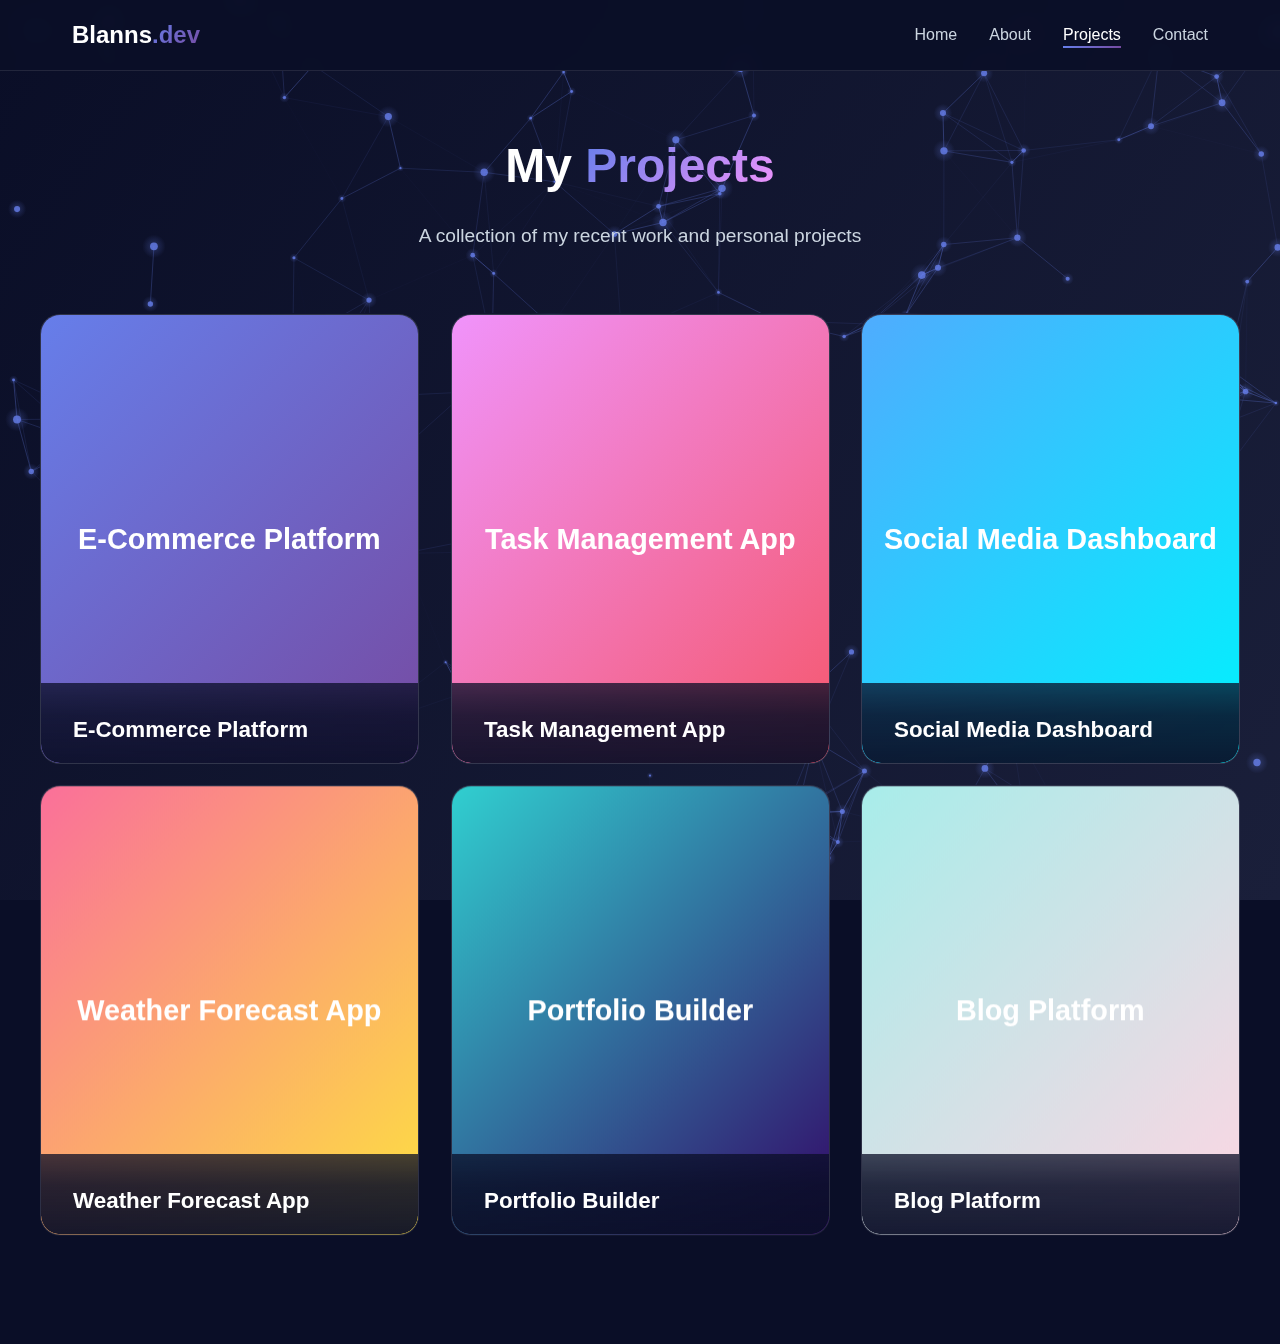
<file: projects.html>
<!DOCTYPE html>
<html lang="en">
  <head>
    <meta charset="UTF-8" />
    <meta name="viewport" content="width=device-width, initial-scale=1.0" />
    <title>Projects - Blann's Portfolio</title>
    <link rel="stylesheet" href="css/style.css" />
  </head>
  <body>
    <canvas id="canvas"></canvas>

    <nav class="navbar">
      <div class="nav-container">
        <a href="index.html" class="logo">Blanns<span>.dev</span></a>
        <ul class="nav-menu">
          <li><a href="index.html">Home</a></li>
          <li><a href="about.html">About</a></li>
          <li><a href="projects.html" class="active">Projects</a></li>
          <li><a href="contact.html">Contact</a></li>
        </ul>
      </div>
    </nav>

    <main class="content-section">
      <div class="container">
        <h1 class="page-title">
          My <span class="gradient-text">Projects</span>
        </h1>
        <p class="page-subtitle">
          A collection of my recent work and personal projects
        </p>

        <div class="projects-grid">
          <div class="project-card">
            <div class="project-image">
              <div
                class="project-placeholder"
                style="
                  background: linear-gradient(135deg, #667eea 0%, #764ba2 100%);
                "
              >
                <span>E-Commerce Platform</span>
              </div>
            </div>
            <div class="project-content">
              <h3>E-Commerce Platform</h3>
              <p>
                A full-featured e-commerce platform with payment integration,
                inventory management, and real-time analytics dashboard. Built
                with modern tech stack for optimal performance.
              </p>
              <div class="project-tags">
                <span>React</span>
                <span>Node.js</span>
                <span>MongoDB</span>
                <span>Stripe</span>
              </div>
              <div class="project-links">
                <a href="#" class="btn btn-small">View Demo</a>
                <a href="#" class="btn btn-small btn-outline">GitHub</a>
              </div>
            </div>
          </div>

          <div class="project-card">
            <div class="project-image">
              <div
                class="project-placeholder"
                style="
                  background: linear-gradient(135deg, #f093fb 0%, #f5576c 100%);
                "
              >
                <span>Task Management App</span>
              </div>
            </div>
            <div class="project-content">
              <h3>Task Management App</h3>
              <p>
                Collaborative project management tool with real-time updates,
                team collaboration features, and intuitive drag-and-drop
                interface. Supports multiple project views and integrations.
              </p>
              <div class="project-tags">
                <span>Vue.js</span>
                <span>Firebase</span>
                <span>TypeScript</span>
                <span>WebSocket</span>
              </div>
              <div class="project-links">
                <a href="#" class="btn btn-small">View Demo</a>
                <a href="#" class="btn btn-small btn-outline">GitHub</a>
              </div>
            </div>
          </div>

          <div class="project-card">
            <div class="project-image">
              <div
                class="project-placeholder"
                style="
                  background: linear-gradient(135deg, #4facfe 0%, #00f2fe 100%);
                "
              >
                <span>Social Media Dashboard</span>
              </div>
            </div>
            <div class="project-content">
              <h3>Social Media Dashboard</h3>
              <p>
                Analytics dashboard for managing multiple social media accounts.
                Features include scheduled posting, engagement tracking, and
                comprehensive reporting tools.
              </p>
              <div class="project-tags">
                <span>React</span>
                <span>Express</span>
                <span>PostgreSQL</span>
                <span>Chart.js</span>
              </div>
              <div class="project-links">
                <a href="#" class="btn btn-small">View Demo</a>
                <a href="#" class="btn btn-small btn-outline">GitHub</a>
              </div>
            </div>
          </div>

          <div class="project-card">
            <div class="project-image">
              <div
                class="project-placeholder"
                style="
                  background: linear-gradient(135deg, #fa709a 0%, #fee140 100%);
                "
              >
                <span>Weather Forecast App</span>
              </div>
            </div>
            <div class="project-content">
              <h3>Weather Forecast App</h3>
              <p>
                Beautiful weather application with detailed forecasts,
                interactive maps, and personalized notifications. Integrates
                multiple weather APIs for accurate predictions.
              </p>
              <div class="project-tags">
                <span>JavaScript</span>
                <span>REST API</span>
                <span>Leaflet.js</span>
                <span>PWA</span>
              </div>
              <div class="project-links">
                <a href="#" class="btn btn-small">View Demo</a>
                <a href="#" class="btn btn-small btn-outline">GitHub</a>
              </div>
            </div>
          </div>

          <div class="project-card">
            <div class="project-image">
              <div
                class="project-placeholder"
                style="
                  background: linear-gradient(135deg, #30cfd0 0%, #330867 100%);
                "
              >
                <span>Portfolio Builder</span>
              </div>
            </div>
            <div class="project-content">
              <h3>Portfolio Builder</h3>
              <p>
                Drag-and-drop portfolio builder for developers and designers.
                Users can create beautiful portfolios without coding, with
                multiple templates and customization options.
              </p>
              <div class="project-tags">
                <span>React</span>
                <span>Node.js</span>
                <span>AWS S3</span>
                <span>Tailwind</span>
              </div>
              <div class="project-links">
                <a href="#" class="btn btn-small">View Demo</a>
                <a href="#" class="btn btn-small btn-outline">GitHub</a>
              </div>
            </div>
          </div>

          <div class="project-card">
            <div class="project-image">
              <div
                class="project-placeholder"
                style="
                  background: linear-gradient(135deg, #a8edea 0%, #fed6e3 100%);
                "
              >
                <span>Blog Platform</span>
              </div>
            </div>
            <div class="project-content">
              <h3>Blog Platform</h3>
              <p>
                Modern blogging platform with markdown support, SEO
                optimization, and comment system. Features a clean admin panel
                and responsive design for all devices.
              </p>
              <div class="project-tags">
                <span>Next.js</span>
                <span>GraphQL</span>
                <span>Prisma</span>
                <span>Vercel</span>
              </div>
              <div class="project-links">
                <a href="#" class="btn btn-small">View Demo</a>
                <a href="#" class="btn btn-small btn-outline">GitHub</a>
              </div>
            </div>
          </div>
        </div>
      </div>
    </main>

    <script src="js/main.js"></script>
  </body>
</html>
</file>
<file: css/style.css>
/* ==================== ROOT VARIABLES ==================== */
:root {
  --primary-color: #667eea;
  --secondary-color: #764ba2;
  --accent-color: #f093fb;
  --text-primary: #ffffff;
  --text-secondary: #cbd5e0;
  --bg-dark: #0a0e27;
  --bg-card: rgba(255, 255, 255, 0.05);
  --border-color: rgba(255, 255, 255, 0.1);
  --shadow: 0 10px 30px rgba(0, 0, 0, 0.3);
  --shadow-hover: 0 15px 40px rgba(102, 126, 234, 0.4);
}

/* ==================== RESET & BASE ==================== */
* {
  margin: 0;
  padding: 0;
  box-sizing: border-box;
}

html {
  scroll-behavior: smooth;
  overflow-x: hidden;
  width: 100%;
}

body {
  font-family: "Segoe UI", Tahoma, Geneva, Verdana, sans-serif;
  background-color: var(--bg-dark);
  color: var(--text-primary);
  line-height: 1.6;
  overflow-x: hidden;
  position: relative;
  width: 100%;
  max-width: 100vw;
}

/* ==================== CANVAS BACKGROUND ==================== */
#canvas {
  position: fixed;
  top: 0;
  left: 0;
  width: 100%;
  height: 100%;
  z-index: -1;
  background: linear-gradient(135deg, #0a0e27 0%, #1a1f3a 100%);
}

/* ==================== NAVIGATION ==================== */
.navbar {
  position: fixed;
  top: 0;
  width: 100%;
  background: rgba(10, 14, 39, 0.9);
  backdrop-filter: blur(10px);
  padding: 1rem 0;
  z-index: 1000;
  border-bottom: 1px solid var(--border-color);
}

.nav-container {
  max-width: 1200px;
  margin: 0 auto;
  padding: 0 2rem;
  display: flex;
  justify-content: space-between;
  align-items: center;
}

.logo {
  font-size: 1.5rem;
  font-weight: bold;
  color: var(--text-primary);
  text-decoration: none;
  transition: color 0.3s;
}

.logo span {
  background: linear-gradient(
    135deg,
    var(--primary-color),
    var(--secondary-color)
  );
  -webkit-background-clip: text;
  -webkit-text-fill-color: transparent;
  background-clip: text;
}

.nav-menu {
  display: flex;
  list-style: none;
  gap: 2rem;
}

.nav-menu a {
  color: var(--text-secondary);
  text-decoration: none;
  font-size: 1rem;
  transition: color 0.3s;
  position: relative;
}

.nav-menu a::after {
  content: "";
  position: absolute;
  bottom: -5px;
  left: 0;
  width: 0;
  height: 2px;
  background: linear-gradient(
    90deg,
    var(--primary-color),
    var(--secondary-color)
  );
  transition: width 0.3s;
}

.nav-menu a:hover,
.nav-menu a.active {
  color: var(--text-primary);
}

.nav-menu a:hover::after,
.nav-menu a.active::after {
  width: 100%;
}

/* ==================== MOBILE OVERLAY ==================== */
.mobile-overlay {
  display: none;
  position: fixed;
  top: 0;
  left: 0;
  width: 100%;
  height: 100%;
  background: rgba(0, 0, 0, 0.7);
  backdrop-filter: blur(5px);
  z-index: 998;
  opacity: 0;
  pointer-events: none;
  transition: opacity 0.3s ease;
}

.mobile-overlay.active {
  opacity: 1;
  pointer-events: all;
}

/* ==================== BURGER MENU ==================== */
.burger-menu {
  display: none;
  flex-direction: column;
  gap: 5px;
  background: none;
  border: none;
  cursor: pointer;
  padding: 0.5rem;
  z-index: 1001;
  position: relative;
}

.burger-menu span {
  width: 25px;
  height: 3px;
  background: linear-gradient(
    135deg,
    var(--primary-color),
    var(--secondary-color)
  );
  border-radius: 3px;
  transition: all 0.3s ease;
  transform-origin: center;
}

.burger-menu.active span:nth-child(1) {
  transform: translateY(8px) rotate(45deg);
}

.burger-menu.active span:nth-child(2) {
  opacity: 0;
  transform: translateX(-20px);
}

.burger-menu.active span:nth-child(3) {
  transform: translateY(-8px) rotate(-45deg);
}

/* ==================== HERO SECTION ==================== */
.hero-section {
  min-height: 100vh;
  display: flex;
  flex-direction: column;
  justify-content: center;
  align-items: center;
  padding: 6rem 2rem 4rem;
  text-align: center;
  position: relative;
  scroll-margin-top: 0;
}

.hero-content {
  max-width: 800px;
  animation: fadeInUp 1s ease-out;
  will-change: transform, opacity;
}

/* ==================== PROFILE IMAGE ==================== */
.profile-image-container {
  display: flex;
  justify-content: center;
  margin-bottom: 2rem;
  animation: fadeInScale 1s ease-out;
  will-change: transform;
}

.profile-image-wrapper {
  position: relative;
  width: 200px;
  height: 200px;
  border-radius: 50%;
  padding: 5px;
  background: linear-gradient(
    135deg,
    var(--primary-color),
    var(--accent-color)
  );
  box-shadow: 0 10px 40px rgba(102, 126, 234, 0.4);
  transition: all 0.3s ease;
}

.profile-image-wrapper:hover {
  transform: scale(1.05);
  box-shadow: 0 15px 50px rgba(102, 126, 234, 0.6);
}

.profile-image {
  width: 100%;
  height: 100%;
  border-radius: 50%;
  object-fit: cover;
  border: 4px solid var(--bg-dark);
  display: block;
}

.profile-placeholder {
  width: 100%;
  height: 100%;
  border-radius: 50%;
  background: linear-gradient(135deg, #1a1f3a 0%, #2a2f4a 100%);
  display: flex;
  align-items: center;
  justify-content: center;
  border: 4px solid var(--bg-dark);
  position: absolute;
  top: 5px;
  left: 5px;
  right: 5px;
  bottom: 5px;
}

.profile-placeholder svg {
  width: 80px;
  height: 80px;
  color: var(--primary-color);
  opacity: 0.5;
}

.hero-title {
  font-size: 4rem;
  margin-bottom: 1rem;
  font-weight: 700;
}

.gradient-text {
  background: linear-gradient(
    135deg,
    var(--primary-color),
    var(--accent-color)
  );
  -webkit-background-clip: text;
  -webkit-text-fill-color: transparent;
  background-clip: text;
}

.hero-subtitle {
  font-size: 2rem;
  color: var(--text-secondary);
  margin-bottom: 1.5rem;
  font-weight: 400;
}

.hero-description {
  font-size: 1.2rem;
  color: var(--text-secondary);
  margin-bottom: 2.5rem;
  line-height: 1.8;
}

.hero-buttons {
  display: flex;
  gap: 1.5rem;
  justify-content: center;
  flex-wrap: wrap;
}

/* ==================== BUTTONS ==================== */
.btn {
  padding: 0.9rem 2rem;
  border-radius: 50px;
  text-decoration: none;
  font-size: 1rem;
  font-weight: 600;
  transition: all 0.3s;
  cursor: pointer;
  border: 2px solid transparent;
  display: inline-block;
}

.btn-primary {
  background: linear-gradient(
    135deg,
    var(--primary-color),
    var(--secondary-color)
  );
  color: var(--text-primary);
  box-shadow: 0 4px 15px rgba(102, 126, 234, 0.4);
}

.btn-primary:hover {
  transform: translateY(-3px);
  box-shadow: 0 6px 25px rgba(102, 126, 234, 0.6);
}

.btn-secondary {
  background: transparent;
  color: var(--text-primary);
  border: 2px solid var(--primary-color);
}

.btn-secondary:hover {
  background: linear-gradient(
    135deg,
    var(--primary-color),
    var(--secondary-color)
  );
  transform: translateY(-3px);
}

.btn-small {
  padding: 0.6rem 1.5rem;
  font-size: 0.9rem;
}

.btn-outline {
  background: transparent;
  border: 2px solid var(--border-color);
}

.btn-outline:hover {
  border-color: var(--primary-color);
  background: rgba(102, 126, 234, 0.1);
}

.btn-full {
  width: 100%;
}

/* ==================== SCROLL INDICATOR ==================== */
.scroll-indicator {
  position: absolute;
  bottom: 2rem;
  display: flex;
  flex-direction: column;
  align-items: center;
  gap: 0.5rem;
  animation: bounce 2s infinite;
  will-change: transform, opacity;
  transition: opacity 0.3s ease;
}

.scroll-indicator span {
  font-size: 0.9rem;
  color: var(--text-secondary);
}

.arrow-down {
  width: 2px;
  height: 30px;
  background: linear-gradient(to bottom, transparent, var(--primary-color));
  position: relative;
}

.arrow-down::after {
  content: "";
  position: absolute;
  bottom: 0;
  left: 50%;
  transform: translateX(-50%);
  width: 8px;
  height: 8px;
  border-right: 2px solid var(--primary-color);
  border-bottom: 2px solid var(--primary-color);
  transform: translateX(-50%) rotate(45deg);
}

/* ==================== CONTENT SECTION ==================== */
.content-section {
  min-height: 100vh;
  padding: 8rem 2rem 6rem;
  scroll-margin-top: 80px;
}

section {
  scroll-behavior: smooth;
}

.container {
  max-width: 1200px;
  margin: 0 auto;
}

.page-title {
  font-size: 3rem;
  margin-bottom: 1rem;
  text-align: center;
  animation: fadeInUp 0.8s ease-out;
}

.page-subtitle {
  font-size: 1.2rem;
  color: var(--text-secondary);
  text-align: center;
  margin-bottom: 4rem;
}

/* ==================== ABOUT SECTION ==================== */
.about-intro {
  margin-bottom: 4rem;
  animation: fadeInUp 0.8s ease-out 0.2s backwards;
}

.about-card {
  background: var(--bg-card);
  backdrop-filter: blur(10px);
  border: 1px solid var(--border-color);
  border-radius: 20px;
  padding: 2.5rem;
  box-shadow: var(--shadow);
  will-change: transform;
}

.about-card h2 {
  font-size: 2rem;
  margin-bottom: 1.5rem;
  color: var(--text-primary);
}

.about-card h3 {
  font-size: 1.5rem;
  margin-bottom: 0.5rem;
  color: var(--text-primary);
}

.about-card h4 {
  font-size: 1.1rem;
  color: var(--primary-color);
  margin-bottom: 1rem;
}

.about-card p {
  color: var(--text-secondary);
  line-height: 1.8;
  margin-bottom: 1rem;
}

/* ==================== SKILLS SECTION ==================== */
.skills-section {
  margin-bottom: 4rem;
}

.section-title {
  font-size: 2.5rem;
  margin-bottom: 3rem;
  text-align: center;
}

.skills-grid {
  display: grid;
  grid-template-columns: repeat(auto-fit, minmax(300px, 1fr));
  gap: 2rem;
  animation: fadeInUp 0.8s ease-out 0.4s backwards;
}

.skill-card {
  background: var(--bg-card);
  backdrop-filter: blur(10px);
  border: 1px solid var(--border-color);
  border-radius: 20px;
  padding: 2rem;
  transition: all 0.3s;
  will-change: transform;
}

.skill-card.visible {
  animation: slideInUp 0.6s ease-out forwards;
}

.skill-card:hover {
  transform: translateY(-10px);
  box-shadow: var(--shadow-hover);
  border-color: var(--primary-color);
}

.skill-card h3 {
  font-size: 1.5rem;
  margin-bottom: 1.5rem;
  color: var(--text-primary);
}

.skill-card ul {
  list-style: none;
}

.skill-card li {
  color: var(--text-secondary);
  padding: 0.5rem 0;
  padding-left: 1.5rem;
  position: relative;
}

.skill-card li::before {
  content: "▹";
  position: absolute;
  left: 0;
  color: var(--primary-color);
  font-size: 1.2rem;
}

/* ==================== TIMELINE (Experience) ==================== */
.experience-section {
  margin-bottom: 4rem;
}

.timeline {
  position: relative;
  padding: 2rem 0;
  animation: fadeInUp 0.8s ease-out 0.6s backwards;
}

.timeline::before {
  content: "";
  position: absolute;
  left: 50%;
  top: 0;
  bottom: 0;
  width: 2px;
  background: linear-gradient(
    to bottom,
    var(--primary-color),
    var(--secondary-color)
  );
  transform: translateX(-50%);
}

.timeline-item {
  display: grid;
  grid-template-columns: 1fr 1fr;
  gap: 2rem;
  margin-bottom: 3rem;
  position: relative;
}

.timeline-item:nth-child(odd) .timeline-date {
  text-align: right;
}

.timeline-item:nth-child(even) {
  direction: rtl;
}

.timeline-item:nth-child(even) .timeline-date {
  text-align: left;
}

.timeline-item:nth-child(even) .timeline-content {
  direction: ltr;
}

.timeline-date {
  color: var(--primary-color);
  font-weight: 600;
  font-size: 1.1rem;
  padding-top: 0.5rem;
}

.timeline-content {
  background: var(--bg-card);
  backdrop-filter: blur(10px);
  border: 1px solid var(--border-color);
  border-radius: 15px;
  padding: 2rem;
  transition: all 0.3s;
  will-change: transform;
}

.timeline-content:hover {
  transform: translateY(-5px);
  box-shadow: var(--shadow-hover);
  border-color: var(--primary-color);
}

.timeline-content h3 {
  font-size: 1.4rem;
  margin-bottom: 0.5rem;
  color: var(--text-primary);
}

.timeline-content h4 {
  font-size: 1rem;
  color: var(--primary-color);
  margin-bottom: 1rem;
}

.timeline-content p {
  color: var(--text-secondary);
  line-height: 1.8;
  margin-bottom: 1rem;
}

.timeline-tags {
  display: flex;
  flex-wrap: wrap;
  gap: 0.5rem;
  list-style: none;
}

.timeline-tags li {
  background: rgba(102, 126, 234, 0.2);
  color: var(--primary-color);
  padding: 0.3rem 0.8rem;
  border-radius: 20px;
  font-size: 0.85rem;
}

/* ==================== EDUCATION ==================== */
.education-section {
  animation: fadeInUp 0.8s ease-out 0.8s backwards;
}

/* ==================== PROJECTS GRID ==================== */
.projects-section {
  animation: fadeInUp 0.8s ease-out 0.6s backwards;
}

.projects-grid {
  display: grid;
  grid-template-columns: repeat(auto-fit, minmax(350px, 1fr));
  gap: 2rem;
  margin-top: 3rem;
}

/* Project Card Content */
.project-card {
  position: relative;
  background: var(--bg-card);
  backdrop-filter: blur(10px);
  border: 1px solid var(--border-color);
  border-radius: 20px;
  overflow: hidden;
  transition: all 0.4s ease;
  cursor: pointer;
  will-change: transform;
  height: 450px;
}

.project-card.visible {
  animation: slideInUp 0.6s ease-out forwards;
}

.project-card:hover {
  transform: translateY(-10px);
  box-shadow: 0 20px 60px rgba(245, 101, 101, 0.3);
  border-color: rgba(245, 101, 101, 0.5);
}

.project-image {
  position: absolute;
  top: 0;
  left: 0;
  width: 100%;
  height: 100%;
  overflow: hidden;
  transition: all 0.4s ease;
}

.project-card:hover .project-image {
  transform: scale(1.05);
}

.project-placeholder {
  width: 100%;
  height: 100%;
  display: flex;
  align-items: center;
  justify-content: center;
  font-size: 1.8rem;
  font-weight: 600;
  color: white;
  text-align: center;
  padding: 1rem;
}

.project-content {
  position: absolute;
  bottom: 0;
  left: 0;
  width: 100%;
  height: 70%;
  padding: 1.8rem 2rem 2rem;
  background: linear-gradient(
    to top,
    rgba(10, 14, 39, 0.98) 0%,
    rgba(10, 14, 39, 0.96) 70%,
    rgba(10, 14, 39, 0.88) 90%,
    rgba(10, 14, 39, 0.75) 100%
  );
  backdrop-filter: blur(10px);
  transform: translateY(calc(100% - 80px));
  transition: transform 0.4s cubic-bezier(0.34, 1.56, 0.64, 1);
  display: flex;
  flex-direction: column;
  overflow: hidden;
  z-index: 2;
}

.project-card:hover .project-content {
  transform: translateY(0);
}

.project-content h3 {
  font-size: 1.4rem;
  margin-bottom: 0.6rem;
  color: var(--text-primary);
  transition: all 0.3s ease;
}

.project-content p {
  color: var(--text-secondary);
  line-height: 1.5;
  margin-bottom: 0.8rem;
  font-size: 0.9rem;
  opacity: 0;
  transform: translateY(10px);
  transition: all 0.3s ease 0.1s;
  flex-shrink: 0;
}

.project-card:hover .project-content p {
  opacity: 1;
  transform: translateY(0);
}

.project-tags {
  display: flex;
  flex-wrap: wrap;
  gap: 0.5rem;
  margin-bottom: 0.8rem;
  opacity: 0;
  transform: translateY(10px);
  transition: all 0.3s ease 0.15s;
  flex-shrink: 0;
}

.project-card:hover .project-tags {
  opacity: 1;
  transform: translateY(0);
}

.project-tags span {
  background: rgba(102, 126, 234, 0.3);
  color: var(--primary-color);
  padding: 0.4rem 0.9rem;
  border-radius: 20px;
  font-size: 0.85rem;
  border: 1px solid rgba(102, 126, 234, 0.5);
}

.btn-view {
  margin-top: auto;
  padding: 0.75rem 2rem;
  background: linear-gradient(
    135deg,
    var(--primary-color),
    var(--secondary-color)
  );
  color: white;
  border: none;
  border-radius: 30px;
  font-size: 0.95rem;
  font-weight: 600;
  cursor: pointer;
  transition: all 0.3s ease;
  opacity: 0;
  transform: translateY(10px);
  box-shadow: 0 5px 20px rgba(245, 101, 101, 0.3);
  flex-shrink: 0;
  white-space: nowrap;
}

.project-card:hover .btn-view {
  opacity: 1;
  transform: translateY(0);
  transition: all 0.3s ease 0.2s;
}

.btn-view:hover {
  transform: translateY(-3px);
  box-shadow: 0 8px 30px rgba(245, 101, 101, 0.5);
}

.btn-view:active {
  transform: translateY(-1px);
}

/* ==================== PROJECT MODAL ==================== */
.project-modal {
  position: fixed;
  top: 0;
  left: 0;
  width: 100%;
  height: 100%;
  z-index: 10000;
  display: flex;
  align-items: center;
  justify-content: center;
  opacity: 0;
  pointer-events: none;
  transition: opacity 0.3s ease;
  padding: 0;
  overflow-y: auto;
  overflow-x: hidden;
}

.project-modal.active {
  opacity: 1;
  pointer-events: all;
}

.modal-overlay {
  position: absolute;
  top: 0;
  left: 0;
  width: 100%;
  height: 100%;
  background: rgba(0, 0, 0, 0.9);
  backdrop-filter: blur(10px);
  animation: fadeIn 0.3s ease;
}

.modal-content {
  position: relative;
  width: 90%;
  max-width: 900px;
  max-height: 90vh;
  background: var(--bg-card);
  border: 2px solid rgba(245, 101, 101, 0.3);
  border-radius: 30px;
  overflow: hidden;
  display: grid;
  grid-template-columns: 1fr 1fr;
  transform: scale(0.7);
  opacity: 0;
  transition: all 0.5s cubic-bezier(0.34, 1.56, 0.64, 1);
  box-shadow: 0 30px 100px rgba(0, 0, 0, 0.8);
  box-sizing: border-box;
}

.project-modal.active .modal-content {
  transform: scale(1);
  opacity: 1;
  animation: parallaxZoom 0.6s cubic-bezier(0.34, 1.56, 0.64, 1);
}

@keyframes parallaxZoom {
  0% {
    transform: scale(0.5) translateZ(-500px);
    opacity: 0;
  }
  60% {
    transform: scale(1.05) translateZ(20px);
  }
  100% {
    transform: scale(1) translateZ(0);
    opacity: 1;
  }
}

.modal-close {
  position: absolute;
  top: 1.5rem;
  right: 1.5rem;
  width: 45px;
  height: 45px;
  border-radius: 50%;
  background: rgba(255, 255, 255, 0.1);
  backdrop-filter: blur(10px);
  border: 2px solid rgba(255, 255, 255, 0.2);
  color: white;
  cursor: pointer;
  display: flex;
  align-items: center;
  justify-content: center;
  transition: all 0.3s ease;
  z-index: 10;
}

.modal-close:hover {
  background: rgba(245, 101, 101, 0.3);
  border-color: rgba(245, 101, 101, 0.6);
  transform: rotate(90deg) scale(1.1);
}

.modal-close svg {
  width: 24px;
  height: 24px;
}

.modal-image {
  position: relative;
  height: 100%;
  overflow: hidden;
}

.modal-placeholder {
  width: 100%;
  height: 100%;
  display: flex;
  align-items: center;
  justify-content: center;
  font-size: 2rem;
  font-weight: 600;
  color: white;
  transition: transform 0.3s ease;
}

.modal-content:hover .modal-placeholder {
  transform: scale(1.05);
}

.modal-details {
  padding: 3rem 2.5rem;
  overflow-y: auto;
  display: flex;
  flex-direction: column;
  gap: 1.5rem;
}

.modal-details::-webkit-scrollbar {
  width: 8px;
}

.modal-details::-webkit-scrollbar-track {
  background: rgba(255, 255, 255, 0.05);
  border-radius: 10px;
}

.modal-details::-webkit-scrollbar-thumb {
  background: linear-gradient(
    135deg,
    var(--primary-color),
    var(--secondary-color)
  );
  border-radius: 10px;
}

.modal-title {
  font-size: 2rem;
  color: var(--text-primary);
  margin: 0;
  animation: slideInRight 0.5s ease 0.2s backwards;
}

.modal-tags {
  display: flex;
  flex-wrap: wrap;
  gap: 0.5rem;
  animation: slideInRight 0.5s ease 0.3s backwards;
}

.modal-tags span {
  background: rgba(102, 126, 234, 0.3);
  color: var(--primary-color);
  padding: 0.5rem 1rem;
  border-radius: 20px;
  font-size: 0.9rem;
  border: 1px solid rgba(102, 126, 234, 0.5);
}

.modal-description {
  color: var(--text-secondary);
  line-height: 1.8;
  font-size: 1rem;
  animation: slideInRight 0.5s ease 0.4s backwards;
}

.modal-features h3,
.modal-tech h3 {
  font-size: 1.3rem;
  color: var(--text-primary);
  margin-bottom: 1rem;
}

.modal-features {
  animation: slideInRight 0.5s ease 0.5s backwards;
}

.features-list {
  list-style: none;
  padding: 0;
  display: flex;
  flex-direction: column;
  gap: 0.8rem;
}

.features-list li {
  color: var(--text-secondary);
  padding-left: 1.5rem;
  position: relative;
}

.features-list li::before {
  content: "✓";
  position: absolute;
  left: 0;
  color: var(--primary-color);
  font-weight: bold;
  font-size: 1.2rem;
}

.modal-tech {
  animation: slideInRight 0.5s ease 0.6s backwards;
}

.tech-grid {
  display: grid;
  grid-template-columns: repeat(2, 1fr);
  gap: 0.8rem;
}

.tech-grid span {
  background: rgba(255, 255, 255, 0.05);
  padding: 0.8rem 1rem;
  border-radius: 10px;
  text-align: center;
  color: var(--text-secondary);
  border: 1px solid var(--border-color);
  transition: all 0.3s ease;
}

.tech-grid span:hover {
  background: rgba(102, 126, 234, 0.2);
  border-color: var(--primary-color);
  color: var(--primary-color);
  transform: translateY(-3px);
}

.modal-actions {
  display: flex;
  gap: 1rem;
  margin-top: 1rem;
  animation: slideInRight 0.5s ease 0.7s backwards;
}

.modal-actions .btn {
  flex: 1;
  text-align: center;
  text-decoration: none;
}

@keyframes slideInRight {
  from {
    opacity: 0;
    transform: translateX(30px);
  }
  to {
    opacity: 1;
    transform: translateX(0);
  }
}

/* ==================== CONTACT PAGE ==================== */
.contact-wrapper {
  display: grid;
  grid-template-columns: 1fr 1fr;
  gap: 3rem;
  margin-top: 3rem;
}

.contact-info {
  animation: fadeInUp 0.8s ease-out 0.2s backwards;
}

.contact-info h2 {
  font-size: 2rem;
  margin-bottom: 1.5rem;
}

.contact-info p {
  color: var(--text-secondary);
  line-height: 1.8;
  margin-bottom: 2rem;
}

.contact-details {
  margin-bottom: 3rem;
}

.contact-item {
  display: flex;
  gap: 1.5rem;
  margin-bottom: 2rem;
  padding: 1.5rem;
  background: var(--bg-card);
  backdrop-filter: blur(10px);
  border: 1px solid var(--border-color);
  border-radius: 15px;
  transition: all 0.3s;
}

.contact-item.visible {
  animation: slideInLeft 0.6s ease-out forwards;
}

.contact-item:hover {
  border-color: var(--primary-color);
  transform: translateX(10px);
}

.location-item {
  flex-direction: column;
  gap: 0;
  padding: 0;
  overflow: hidden;
}

.location-item:hover {
  transform: translateY(-5px);
}

.location-header {
  display: flex;
  gap: 1.5rem;
  padding: 1.5rem;
}

.location-map {
  width: 100%;
  height: 300px;
  overflow: hidden;
  border-top: 1px solid var(--border-color);
  transition: border-color 0.3s ease;
}

.location-item:hover .location-map {
  border-top-color: rgba(102, 126, 234, 0.3);
}

.location-map iframe {
  display: block;
  width: 100%;
  height: 100%;
  filter: grayscale(20%) contrast(1.1);
  transition: filter 0.3s ease;
}

.location-item:hover .location-map iframe {
  filter: grayscale(0%) contrast(1);
}

.contact-icon {
  width: 50px;
  height: 50px;
  min-width: 50px;
  background: linear-gradient(
    135deg,
    var(--primary-color),
    var(--secondary-color)
  );
  border-radius: 12px;
  display: flex;
  align-items: center;
  justify-content: center;
}

.contact-icon svg {
  width: 24px;
  height: 24px;
  color: white;
}

.contact-text h3 {
  font-size: 1.1rem;
  margin-bottom: 0.3rem;
}

.contact-text a,
.contact-text p {
  color: var(--text-secondary);
  text-decoration: none;
  transition: color 0.3s;
}

.contact-text a:hover {
  color: var(--primary-color);
}

/* ==================== SOCIAL LINKS ==================== */
.social-links h3 {
  font-size: 1.5rem;
  margin-bottom: 1.5rem;
}

.social-icons {
  display: grid;
  grid-template-columns: 1fr 1fr;
  gap: 1rem;
}

.social-icon {
  display: flex;
  align-items: center;
  gap: 1rem;
  padding: 1rem 1.5rem;
  background: var(--bg-card);
  backdrop-filter: blur(10px);
  border: 1px solid var(--border-color);
  border-radius: 12px;
  text-decoration: none;
  color: var(--text-primary);
  transition: all 0.3s;
}

.social-icon.visible {
  animation: slideInLeft 0.6s ease-out forwards;
}

.social-icon:hover {
  transform: translateY(-5px);
  box-shadow: var(--shadow-hover);
}

.social-icon.github:hover {
  border-color: #333;
  background: rgba(51, 51, 51, 0.2);
}

.social-icon.linkedin:hover {
  border-color: #0077b5;
  background: rgba(0, 119, 181, 0.2);
}

.social-icon.facebook:hover {
  border-color: #1877f2;
  background: rgba(24, 119, 242, 0.2);
}

.social-icon.email:hover {
  border-color: var(--primary-color);
  background: rgba(102, 126, 234, 0.2);
}

.social-icon svg {
  width: 24px;
  height: 24px;
}

.social-icon span {
  font-weight: 500;
}


/* ==================== CONTACT CTA ==================== */
.contact-cta-wrapper {
  animation: fadeInUp 0.8s ease-out 0.4s backwards;
}

.contact-cta {
  background: var(--bg-card);
  backdrop-filter: blur(10px);
  border: 1px solid var(--border-color);
  border-radius: 30px;
  padding: 3rem;
  text-align: center;
  transition: all 0.3s;
  display: flex;
  flex-direction: column;
  align-items: center;
  gap: 2rem;
}

.contact-cta:hover {
  border-color: var(--primary-color);
  box-shadow: 0 20px 60px rgba(245, 101, 101, 0.2);
}

.cta-icon {
  width: 80px;
  height: 80px;
  background: linear-gradient(
    135deg,
    var(--primary-color),
    var(--secondary-color)
  );
  border-radius: 25px;
  display: flex;
  align-items: center;
  justify-content: center;
  animation: float 3s ease-in-out infinite;
}

.cta-icon svg {
  width: 40px;
  height: 40px;
  color: white;
}

@keyframes float {
  0%, 100% {
    transform: translateY(0px);
  }
  50% {
    transform: translateY(-10px);
  }
}

.contact-cta h2 {
  font-size: 2.2rem;
  margin: 0;
  background: linear-gradient(
    135deg,
    var(--primary-color),
    var(--secondary-color)
  );
  -webkit-background-clip: text;
  -webkit-text-fill-color: transparent;
  background-clip: text;
}

.cta-description {
  color: var(--text-secondary);
  font-size: 1.1rem;
  line-height: 1.8;
  max-width: 500px;
  margin: 0;
}

.cta-stats {
  display: grid;
  grid-template-columns: repeat(3, 1fr);
  gap: 2rem;
  width: 100%;
  padding: 2rem 0;
  border-top: 1px solid var(--border-color);
  border-bottom: 1px solid var(--border-color);
}

.stat-item {
  display: flex;
  flex-direction: column;
  align-items: center;
  gap: 0.5rem;
}

.stat-number {
  font-size: 2.5rem;
  font-weight: 700;
  background: linear-gradient(
    135deg,
    var(--primary-color),
    var(--secondary-color)
  );
  -webkit-background-clip: text;
  -webkit-text-fill-color: transparent;
  background-clip: text;
}

.stat-label {
  color: var(--text-secondary);
  font-size: 0.9rem;
}

.cta-actions {
  display: flex;
  flex-direction: column;
  align-items: center;
  gap: 1rem;
  width: 100%;
}

.btn-large {
  padding: 1.2rem 3rem;
  font-size: 1.1rem;
  display: flex;
  align-items: center;
  gap: 0.8rem;
  width: auto;
}

.btn-large svg {
  width: 20px;
  height: 20px;
}

.cta-helper {
  color: var(--text-secondary);
  font-size: 0.95rem;
  margin: 0;
}

/* ==================== ANIMATIONS ==================== */
@keyframes fadeInUp {
  from {
    opacity: 0;
    transform: translateY(30px);
  }
  to {
    opacity: 1;
    transform: translateY(0);
  }
}

@keyframes fadeInScale {
  from {
    opacity: 0;
    transform: scale(0.8);
  }
  to {
    opacity: 1;
    transform: scale(1);
  }
}

@keyframes slideInUp {
  from {
    opacity: 0;
    transform: translateY(50px);
  }
  to {
    opacity: 1;
    transform: translateY(0);
  }
}

@keyframes slideInLeft {
  from {
    opacity: 0;
    transform: translateX(-30px);
  }
  to {
    opacity: 1;
    transform: translateX(0);
  }
}

@keyframes slideInRight {
  from {
    opacity: 0;
    transform: translateX(50px);
  }
  to {
    opacity: 1;
    transform: translateX(0);
  }
}

@keyframes bounce {
  0%,
  20%,
  50%,
  80%,
  100% {
    transform: translateY(0);
  }
  40% {
    transform: translateY(-10px);
  }
  60% {
    transform: translateY(-5px);
  }
}

/* ==================== RESPONSIVE DESIGN ==================== */
@media (max-width: 968px) {
  .timeline::before {
    left: 30px;
  }

  .timeline-item {
    grid-template-columns: 1fr;
    padding-left: 60px;
  }

  .timeline-item:nth-child(even) {
    direction: ltr;
  }

  .timeline-date {
    text-align: left !important;
    margin-bottom: 1rem;
  }

  .contact-wrapper {
    grid-template-columns: 1fr;
  }

  .social-icons {
    grid-template-columns: 1fr;
  }

  .location-map {
    height: 280px;
  }
}

@media (max-width: 768px) {
  /* Mobile Overlay */
  .mobile-overlay {
    display: block;
  }

  /* Burger Menu */
  .burger-menu {
    display: flex;
  }

  /* Mobile Navigation */
  .nav-menu {
    position: fixed;
    top: 70px;
    right: -100%;
    flex-direction: column;
    background: rgba(10, 14, 39, 0.98);
    backdrop-filter: blur(20px);
    width: 100%;
    max-width: 300px;
    padding: 2rem;
    gap: 0;
    border-left: 1px solid var(--border-color);
    border-bottom: 1px solid var(--border-color);
    border-bottom-left-radius: 20px;
    box-shadow: -5px 5px 30px rgba(0, 0, 0, 0.5);
    transition: right 0.4s cubic-bezier(0.68, -0.55, 0.265, 1.55);
    z-index: 999;
  }

  .nav-menu.active {
    right: 0;
  }

  .nav-menu li {
    width: 100%;
    opacity: 0;
    transform: translateX(50px);
    animation: slideInRight 0.5s ease forwards;
  }

  .nav-menu.active li:nth-child(1) {
    animation-delay: 0.1s;
  }

  .nav-menu.active li:nth-child(2) {
    animation-delay: 0.2s;
  }

  .nav-menu.active li:nth-child(3) {
    animation-delay: 0.3s;
  }

  .nav-menu.active li:nth-child(4) {
    animation-delay: 0.4s;
  }

  .nav-menu a {
    display: block;
    padding: 1rem 1.5rem;
    font-size: 1.1rem;
    border-radius: 10px;
    transition: all 0.3s;
  }

  .nav-menu a:hover,
  .nav-menu a.active {
    background: rgba(102, 126, 234, 0.1);
    transform: translateX(10px);
  }

  .nav-menu a::after {
    display: none;
  }

  .profile-image-wrapper {
    width: 150px;
    height: 150px;
  }

  .profile-placeholder svg {
    width: 60px;
    height: 60px;
  }

  .hero-title {
    font-size: 2.5rem;
  }

  .hero-subtitle {
    font-size: 1.5rem;
  }

  .page-title {
    font-size: 2rem;
  }

  .nav-menu {
    gap: 1rem;
  }

  .projects-grid {
    grid-template-columns: 1fr;
    gap: 1.5rem;
  }

  .project-card {
    height: 400px;
  }

  .project-content {
    padding: 1.5rem;
  }

  .project-content h3 {
    font-size: 1.3rem;
  }

  .project-content p {
    font-size: 0.9rem;
  }

  .skills-grid {
    grid-template-columns: 1fr;
  }

  .cta-stats {
    grid-template-columns: 1fr;
    gap: 1.5rem;
  }

  .contact-cta {
    padding: 2rem;
  }

  .contact-cta h2 {
    font-size: 1.8rem;
  }

  .cta-description {
    font-size: 1rem;
  }

  .project-modal {
    padding: 0.75rem;
  }

  .modal-content {
    width: calc(100vw - 1.5rem);
    max-width: none;
    grid-template-columns: 1fr;
    max-height: 95vh;
    margin: 0 auto;
  }

  .modal-image {
    height: 250px;
  }

  .modal-details {
    padding: 2rem 1.5rem;
    max-height: calc(95vh - 250px);
    overflow-y: auto;
  }

  .modal-title {
    font-size: 1.6rem;
  }

  .tech-grid {
    grid-template-columns: 1fr;
  }

  .hero-buttons {
    flex-direction: column;
    width: 100%;
  }

  .btn {
    width: 100%;
  }
}

@media (max-width: 480px) {
  .profile-image-wrapper {
    width: 120px;
    height: 120px;
  }

  .profile-placeholder svg {
    width: 50px;
    height: 50px;
  }

  .projects-grid {
    grid-template-columns: 1fr;
    gap: 1rem;
  }

  .project-card {
    height: 380px;
  }

  .project-content {
    padding: 1.2rem;
    transform: translateY(calc(100% - 70px));
  }

  .project-content h3 {
    font-size: 1.2rem;
  }

  .project-content p {
    font-size: 0.85rem;
  }

  .project-placeholder {
    font-size: 1.4rem;
  }

  .project-modal {
    padding: 0.5rem;
    align-items: flex-start;
    padding-top: 1.5rem;
  }

  .modal-content {
    width: calc(100vw - 1rem);
    max-width: none;
    margin: 0 auto;
    border-radius: 15px;
  }

  .modal-image {
    height: 180px;
  }

  .modal-details {
    padding: 1.5rem 1rem;
    max-height: calc(95vh - 180px);
  }

  .modal-title {
    font-size: 1.3rem;
  }

  .modal-description {
    font-size: 0.9rem;
    line-height: 1.5;
  }

  .modal-features {
    margin: 1rem 0;
  }

  .features-list {
    gap: 0.5rem;
  }

  .features-list li {
    font-size: 0.85rem;
  }

  .tech-grid {
    grid-template-columns: repeat(2, 1fr);
    gap: 0.5rem;
  }

  .modal-close {
    width: 40px;
    height: 40px;
    top: 0.75rem;
    right: 0.75rem;
  }

  .modal-actions {
    flex-direction: column;
    gap: 0.75rem;
  }

  .modal-actions .btn {
    width: 100%;
    justify-content: center;
    padding: 0.8rem 1.5rem;
    font-size: 0.95rem;
  }

  .cta-icon {
    width: 60px;
    height: 60px;
  }

  .cta-icon svg {
    width: 30px;
    height: 30px;
  }

  .contact-cta h2 {
    font-size: 1.5rem;
  }

  .stat-number {
    font-size: 2rem;
  }

  .btn-large {
    padding: 1rem 2rem;
    font-size: 1rem;
  }

  .location-map {
    height: 250px;
  }

  .location-header {
    padding: 1.2rem;
  }

  .nav-container {
    padding: 0 1rem;
  }

  .hero-section {
    padding: 6rem 1rem 4rem;
  }

  .content-section {
    padding: 6rem 1rem 2rem;
  }

  .hero-title {
    font-size: 2rem;
  }

  .hero-subtitle {
    font-size: 1.2rem;
  }

  .logo {
    font-size: 1.2rem;
  }

  .nav-menu {
    font-size: 0.9rem;
    gap: 0.8rem;
  }
}
</file>
